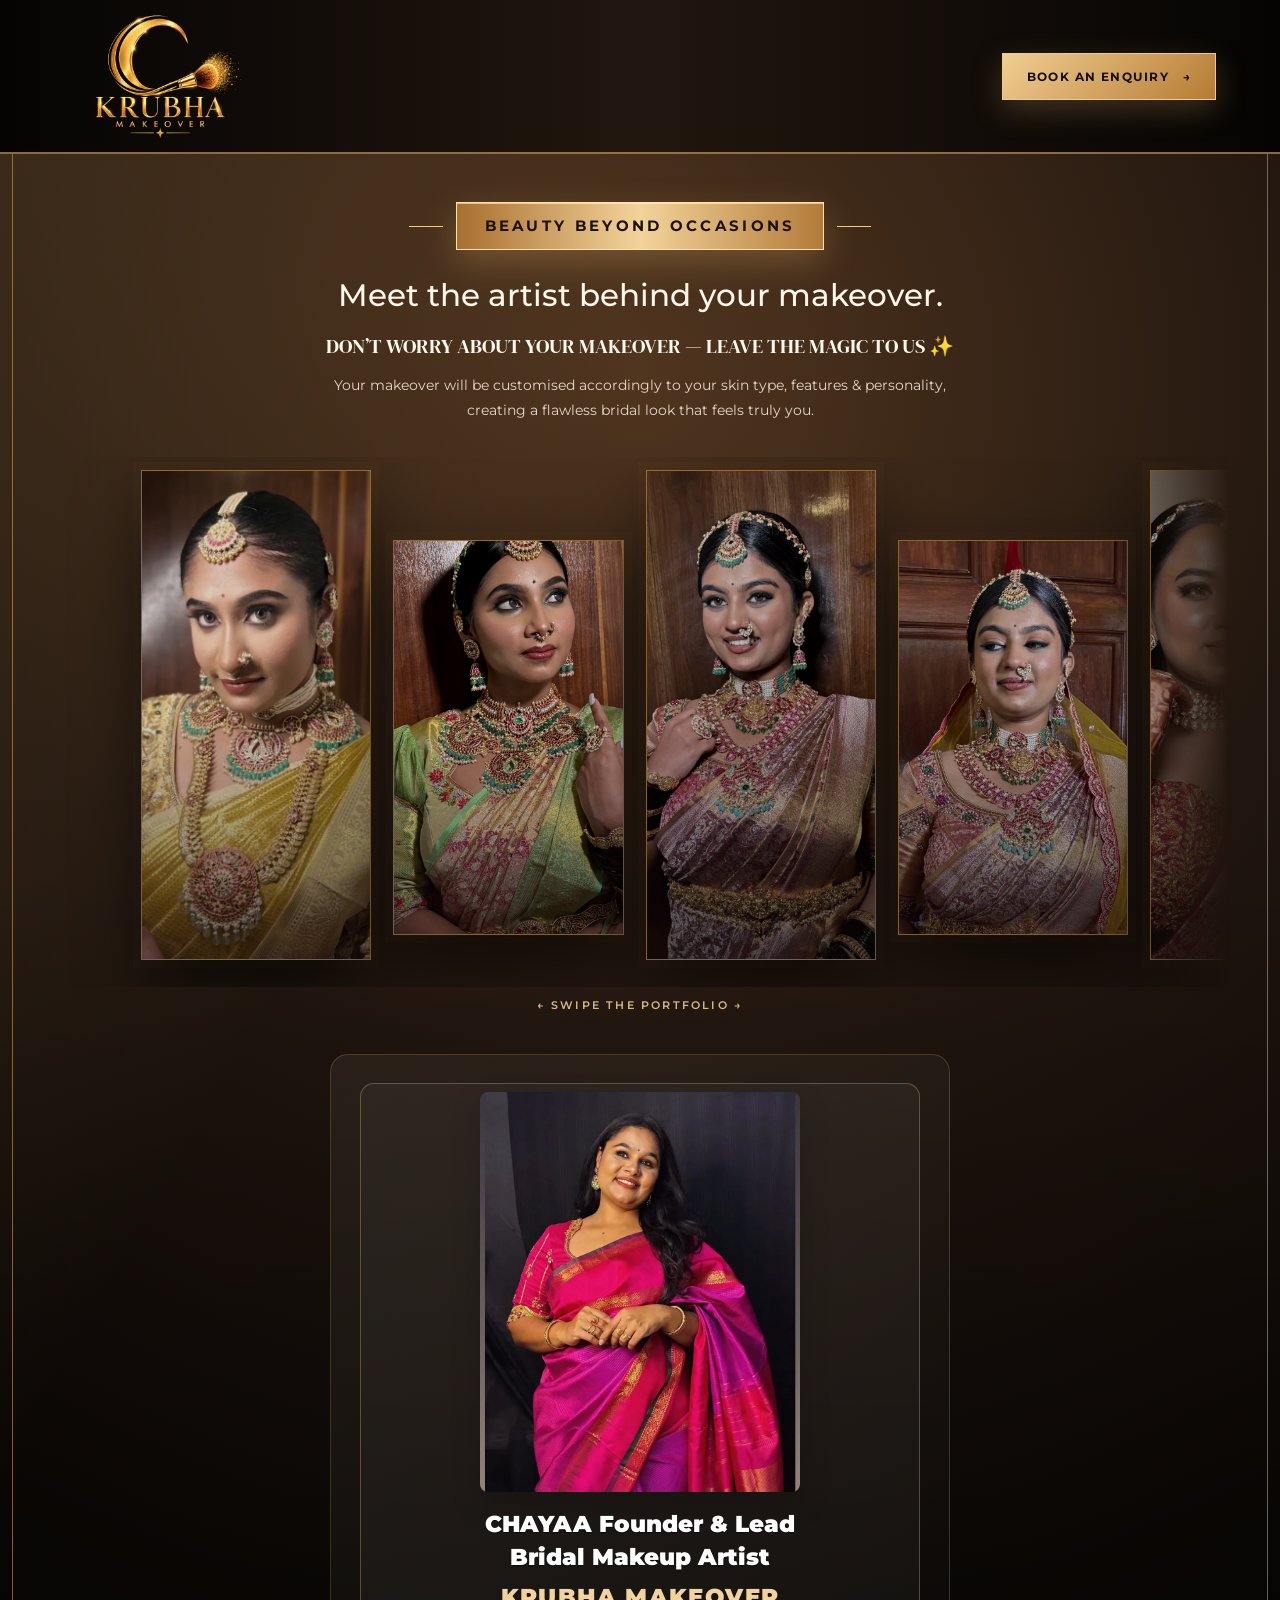
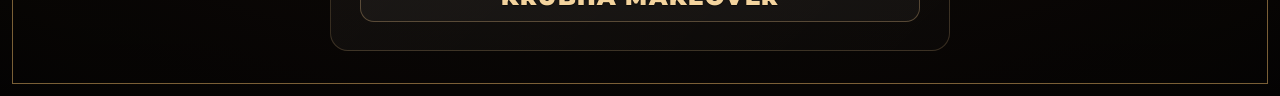
<file: index.html>
<!DOCTYPE html>

<html lang="en"><head><meta charset="utf-8"/><meta content="width=device-width,initial-scale=1" name="viewport"/><meta content="#090706" name="theme-color"/><title>Chayaa Krubha Makeover | Makeup Artist</title><link href="https://fonts.googleapis.com" rel="preconnect"/><link crossorigin="" href="https://fonts.gstatic.com" rel="preconnect"/><link href="https://fonts.googleapis.com/css2?family=DM+Serif+Display:ital@0;1&amp;family=Montserrat:wght@400;500;600;700;800;900&amp;display=swap" rel="stylesheet"/><link href="style.css" rel="stylesheet"/></head>
<body class="home">
<section class="hero">
<header class="nav"><a class="logo-link" href="index.html"><img alt="Chayaa Krubha Makeover" src="assets/krubha-logo.webp"/></a><a class="top-enquire" href="booking.html">BOOK AN ENQUIRY <i>→</i></a></header>
<main class="hero-grid">
<div class="eyebrow">BEAUTY BEYOND OCCASIONS</div>
<div class="hero-copy top-artist-copy"><h1>Meet the artist behind your makeover.</h1><h2>DON’T WORRY ABOUT YOUR MAKEOVER — LEAVE THE MAGIC TO US ✨</h2><p class="makeover-message">Your makeover will be customised accordingly to your skin type, features &amp; personality, creating a flawless bridal look that feels truly you.</p></div>
<div aria-label="Swipeable Chayaa Krubha Makeover portfolio" class="photo-section"><figure class="photo-card tall"><img alt="Krubha portfolio photo 1" data-zoom="" loading="lazy" src="assets/new-portfolio-01.webp" style="object-position:50% 25%;"/></figure><figure class="photo-card"><img alt="Krubha portfolio photo 2" data-zoom="" loading="lazy" src="assets/new-portfolio-02.webp" style="object-position:50% 25%;"/></figure><figure class="photo-card tall"><img alt="Krubha portfolio photo 3" data-zoom="" loading="lazy" src="assets/new-portfolio-03.webp" style="object-position:50% 25%;"/></figure><figure class="photo-card"><img alt="Krubha portfolio photo 4" data-zoom="" loading="lazy" src="assets/new-portfolio-04.webp" style="object-position:50% 25%;"/></figure><figure class="photo-card tall"><img alt="Krubha portfolio photo 5" data-zoom="" loading="lazy" src="assets/new-portfolio-05.webp" style="object-position:50% 18%;"/></figure><figure class="photo-card"><img alt="Krubha portfolio photo 6" data-zoom="" loading="lazy" src="assets/new-portfolio-06.webp" style="object-position:50% 18%;"/></figure><figure class="photo-card tall"><img alt="Krubha portfolio photo 7" data-zoom="" loading="lazy" src="assets/new-portfolio-07.webp" style="object-position:50% 25%;"/></figure><figure class="photo-card"><img alt="Krubha portfolio photo 8" data-zoom="" loading="lazy" src="assets/new-portfolio-08.webp" style="object-position:50% 25%;"/></figure><figure class="photo-card tall"><img alt="Krubha portfolio photo 9" data-zoom="" loading="lazy" src="assets/new-portfolio-09.webp" style="object-position:50% 18%;"/></figure><figure class="photo-card"><img alt="Krubha portfolio photo 10" data-zoom="" loading="lazy" src="assets/new-portfolio-10.webp" style="object-position:50% 18%;"/></figure><figure class="photo-card tall"><img alt="Krubha portfolio photo 11" data-zoom="" loading="lazy" src="assets/new-portfolio-11.webp" style="object-position:50% 25%;"/></figure><figure class="photo-card"><img alt="Krubha portfolio photo 12" data-zoom="" loading="lazy" src="assets/new-portfolio-12.webp" style="object-position:50% 25%;"/></figure><figure class="photo-card tall"><img alt="Krubha portfolio photo 13" data-zoom="" loading="lazy" src="assets/new-portfolio-13.webp" style="object-position:50% 25%;"/></figure><figure class="photo-card"><img alt="Krubha portfolio photo 14" data-zoom="" loading="lazy" src="assets/new-portfolio-14.webp" style="object-position:50% 25%;"/></figure><figure class="photo-card tall"><img alt="Krubha portfolio photo 15" data-zoom="" loading="lazy" src="assets/new-portfolio-15.webp" style="object-position:50% 25%;"/></figure></div>
<p class="swipe-note">← SWIPE THE PORTFOLIO →</p>
<section aria-label="Founder" class="owner-introduction founder-final"><figure class="owner-portrait"><img alt="Chayaa Krubha Makeover artist portrait" data-zoom="" height="1600" loading="lazy" src="assets/owner-portrait.webp" width="900"/><figcaption><span class="founder-role">CHAYAA Founder &amp; Lead Bridal Makeup Artist</span><span class="founder-brand">KRUBHA MAKEOVER</span></figcaption></figure></section>
</main>
</section>
<script src="photo-zoom.js"></script></body></html>
</file>
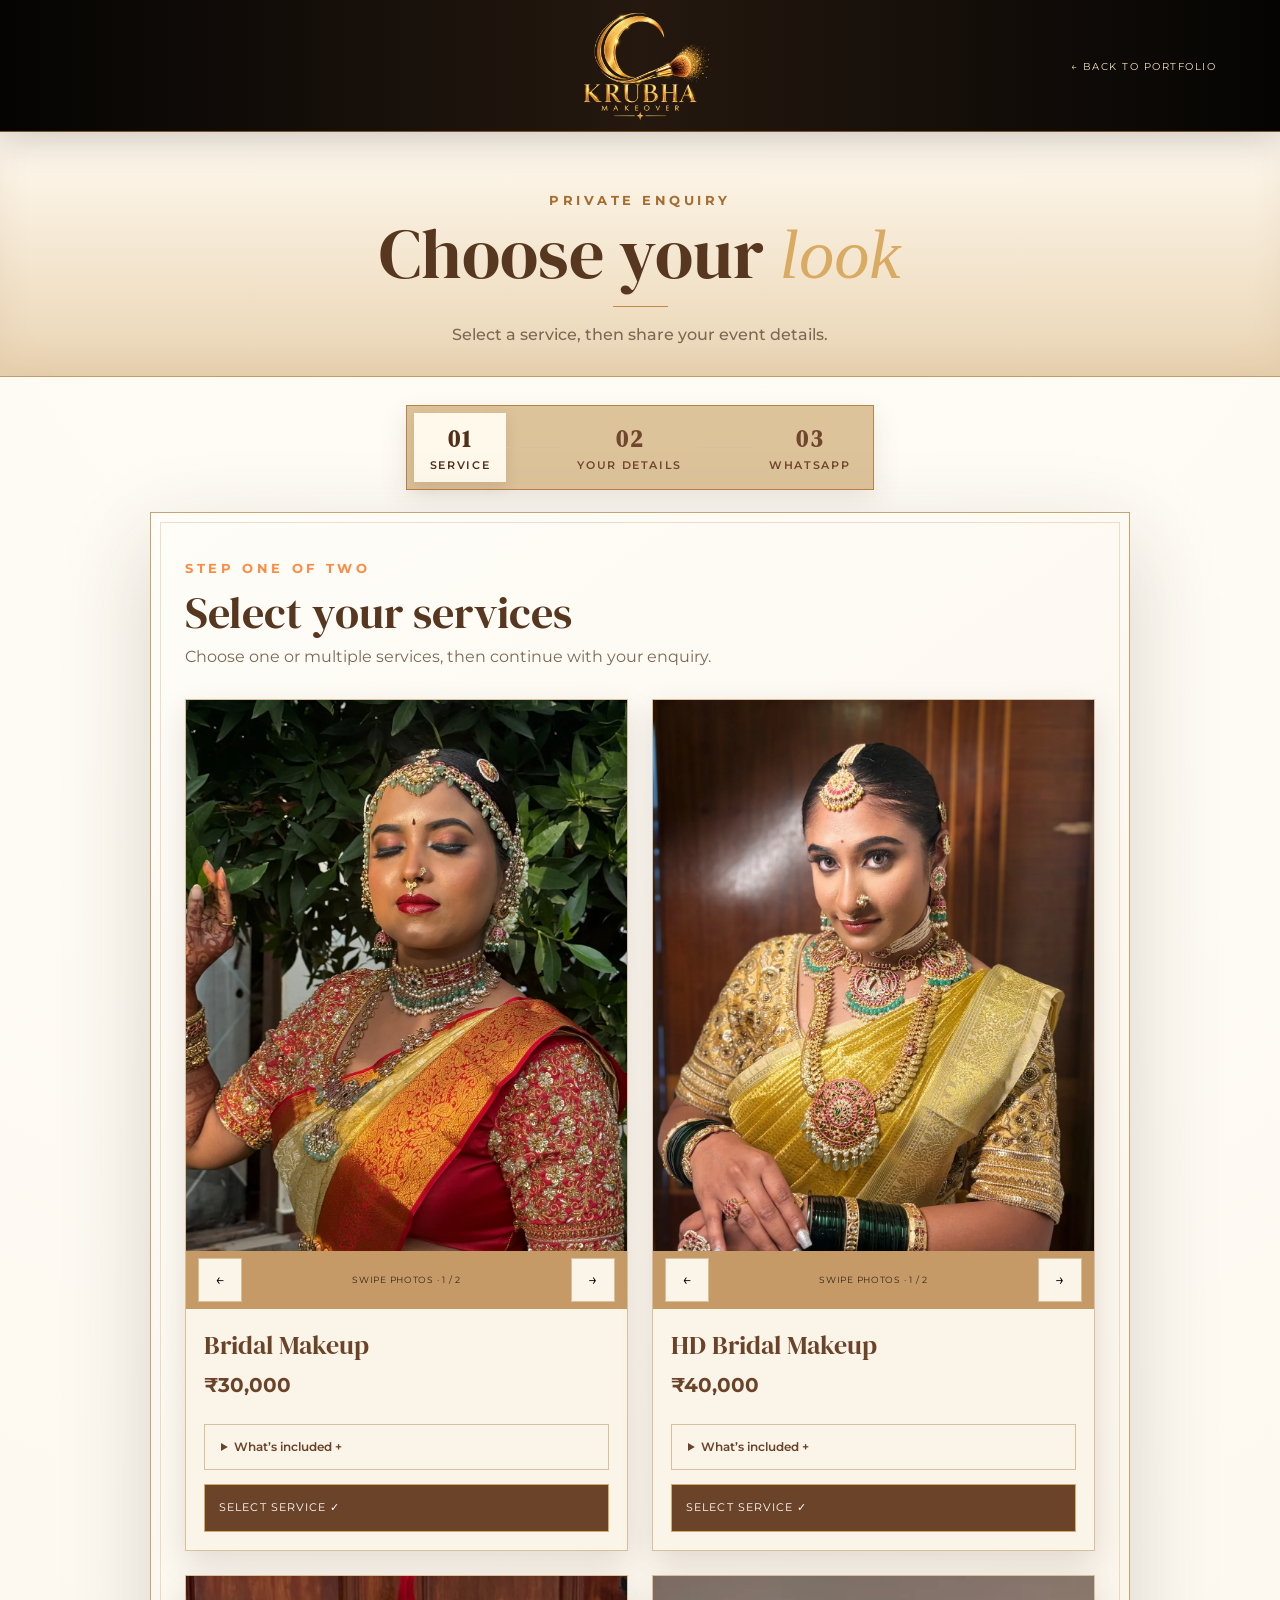
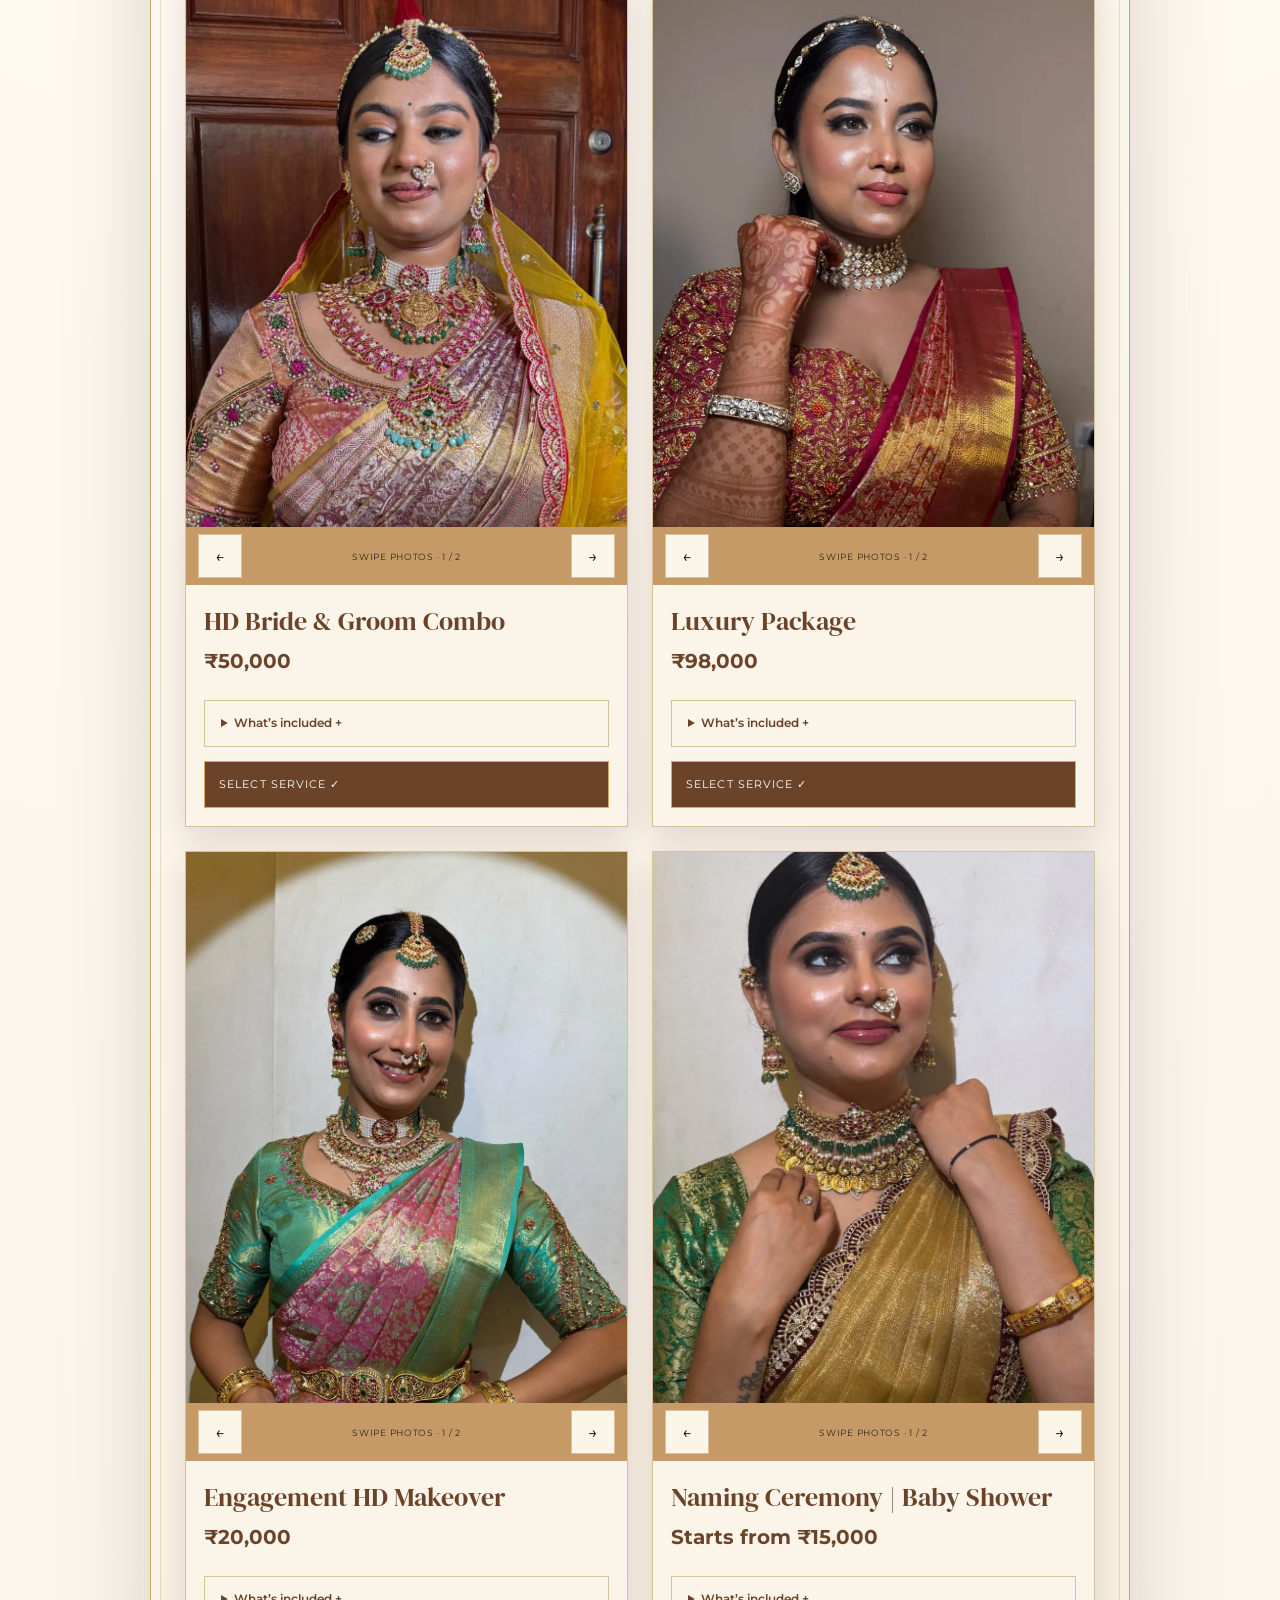
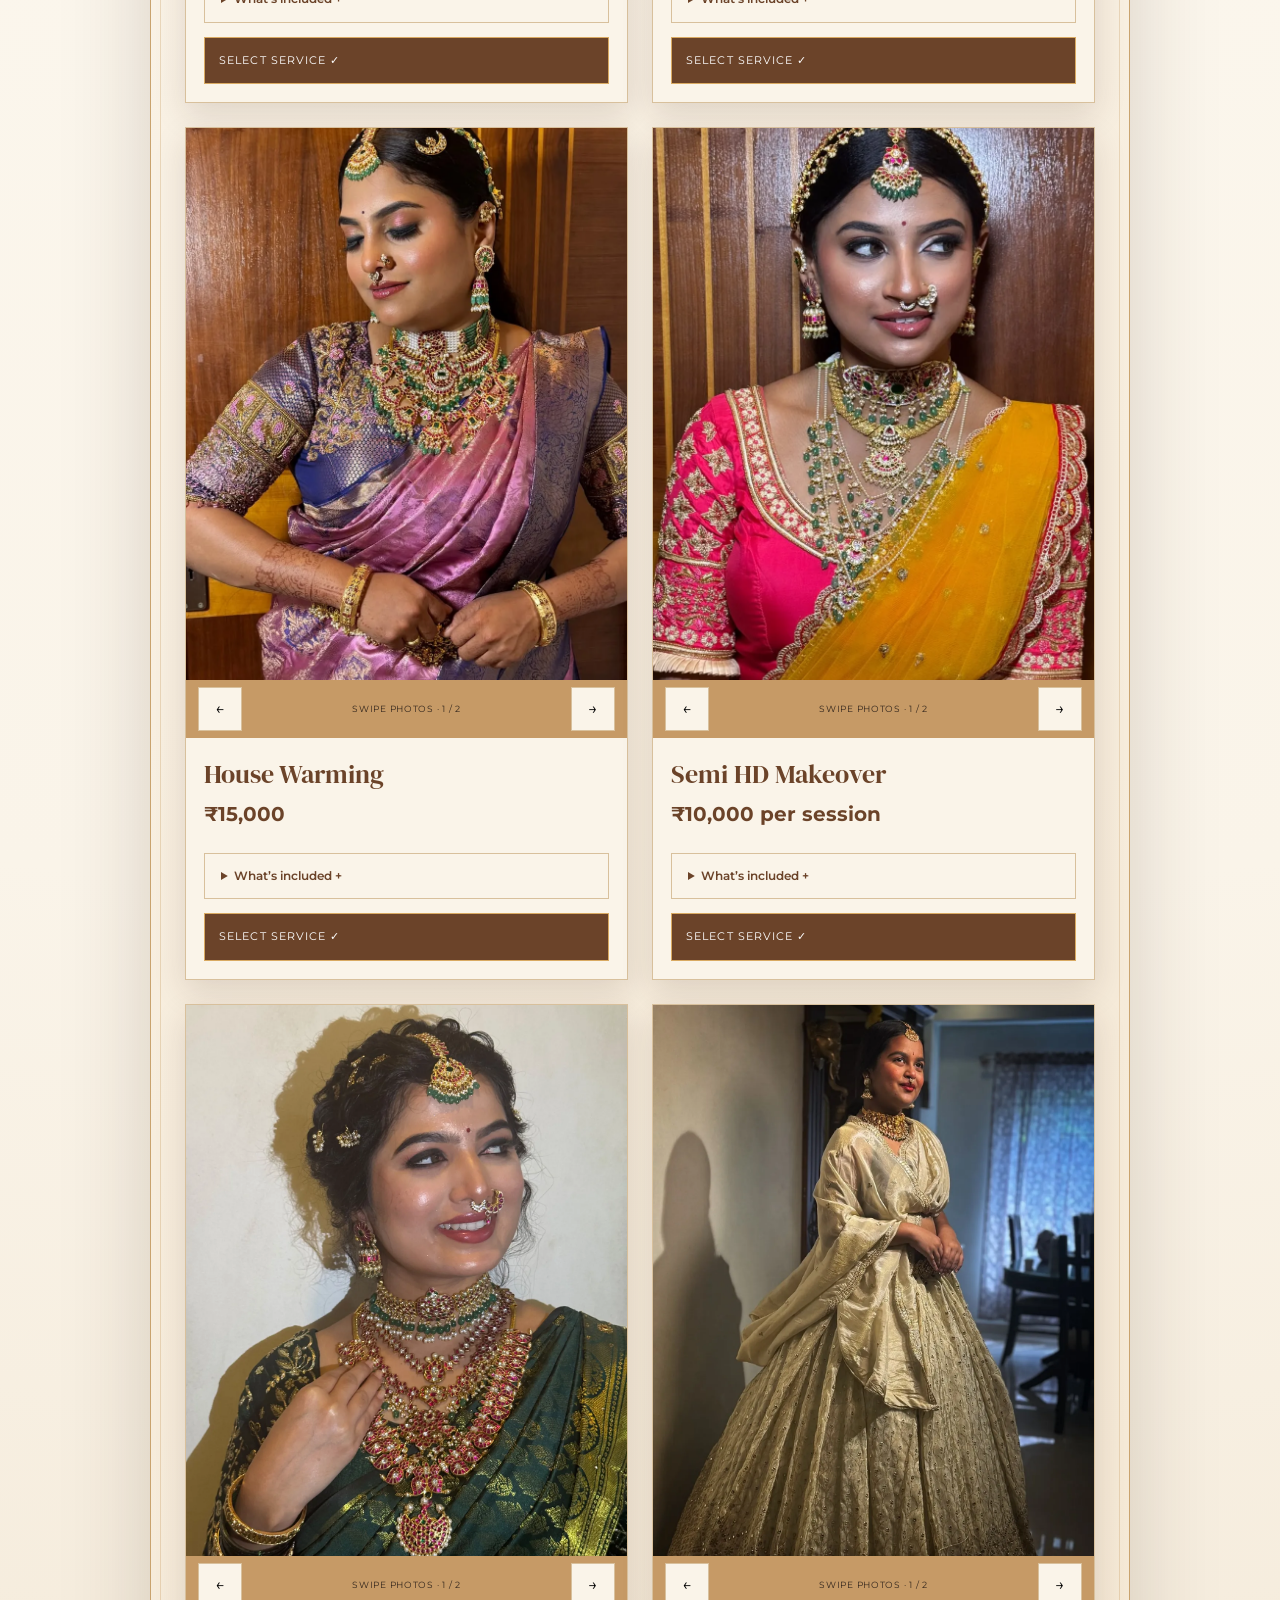
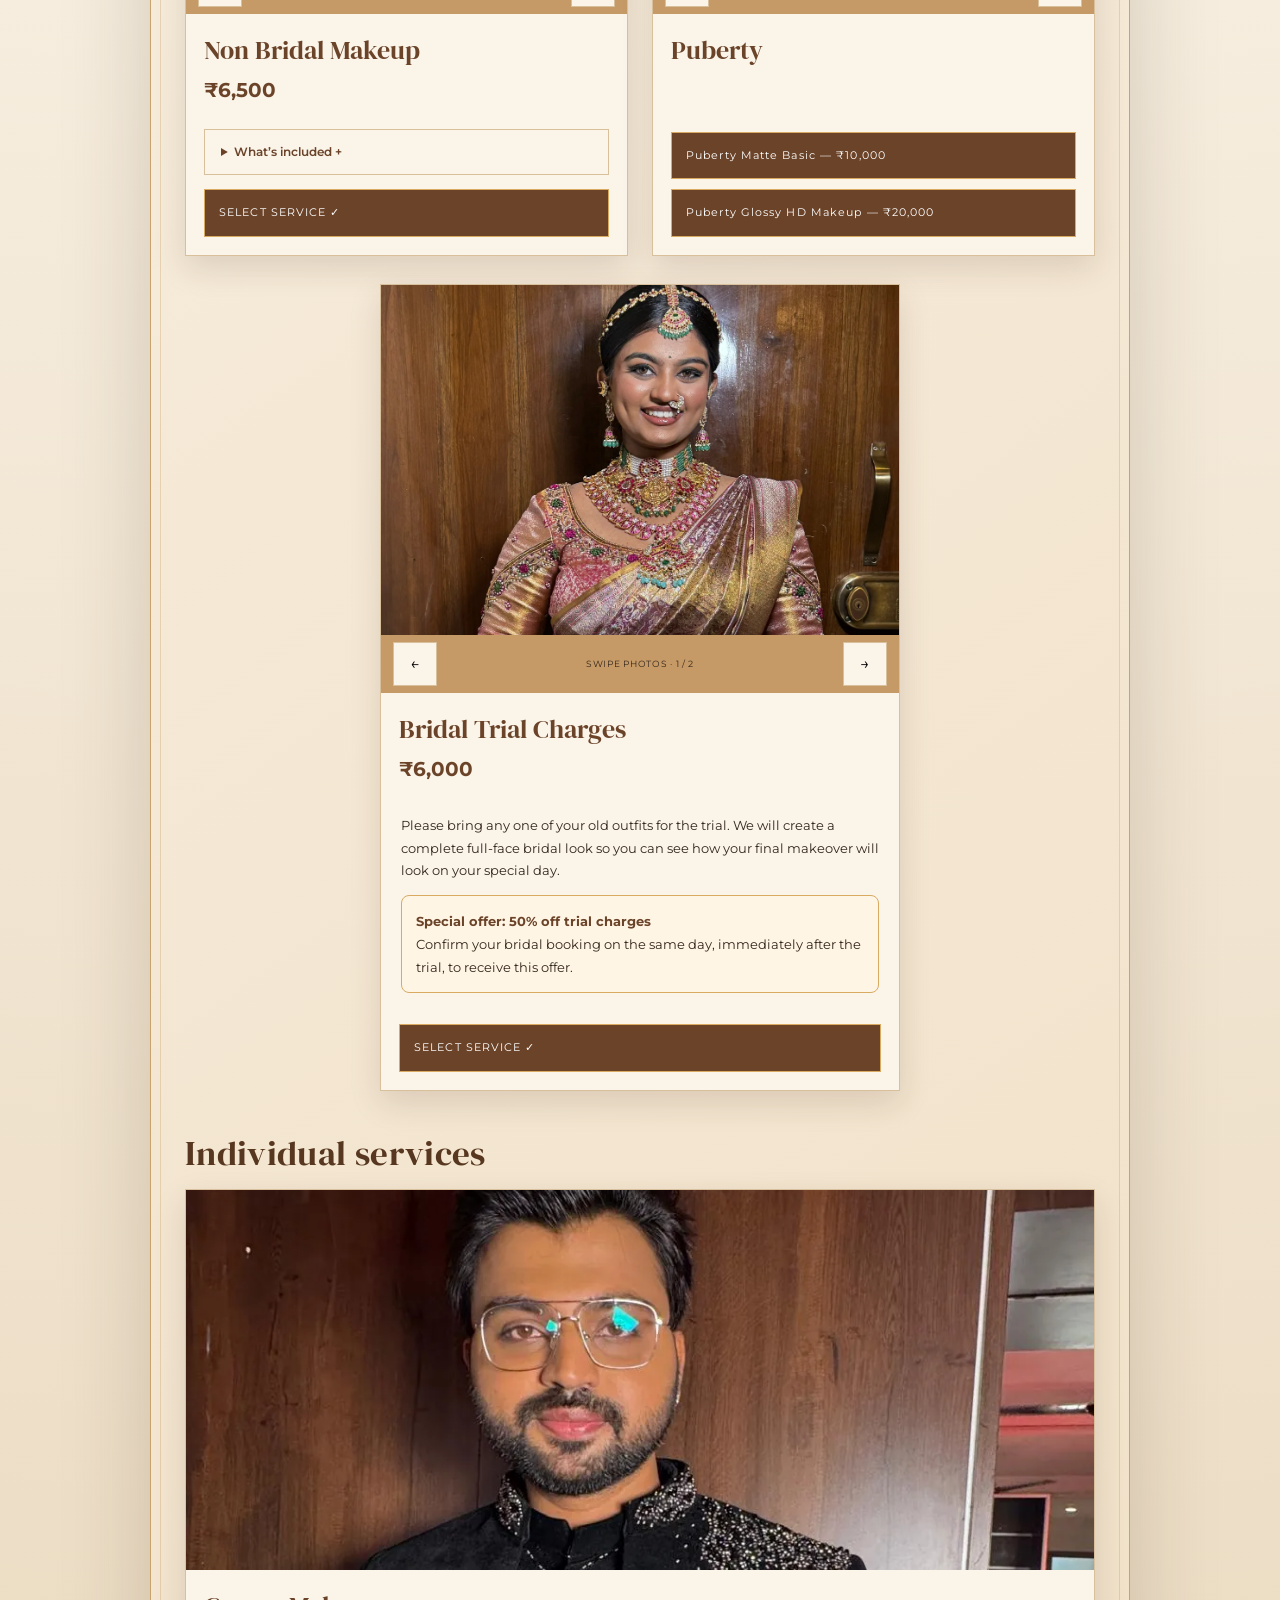
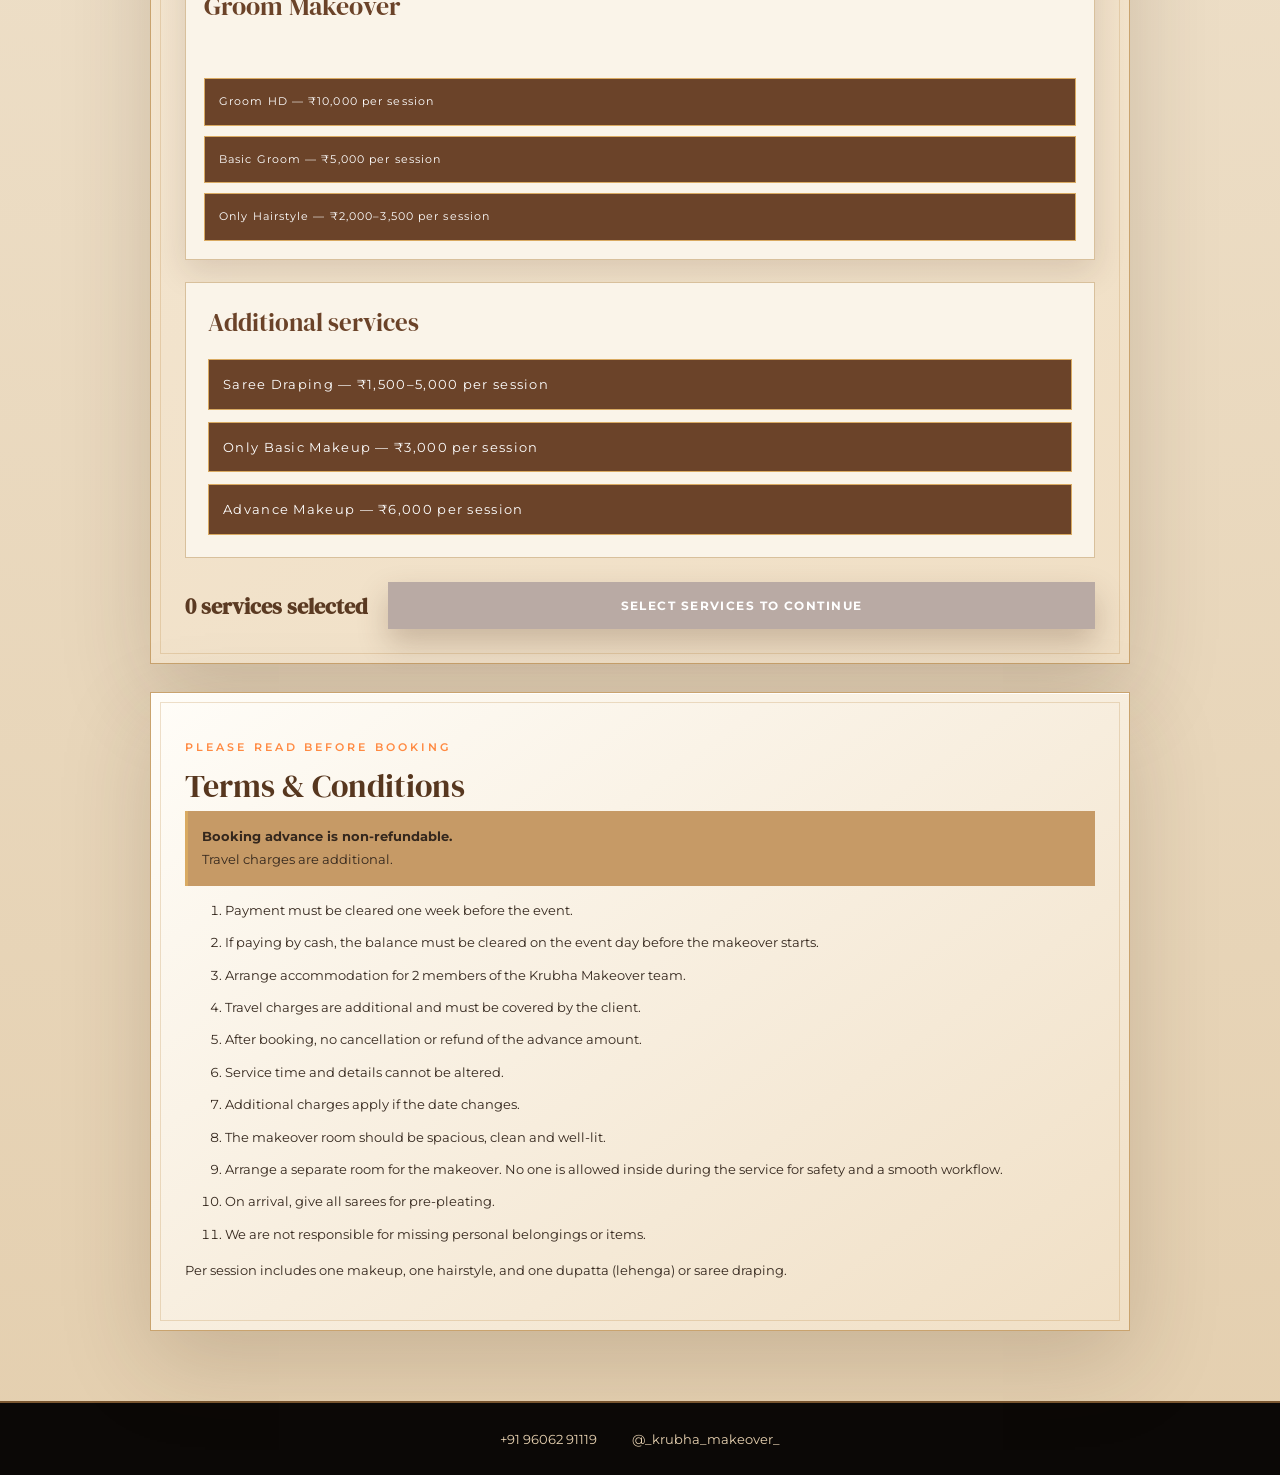
<file: booking.html>
<!DOCTYPE html>

<html lang="en"><head><meta charset="utf-8"/><meta content="width=device-width,initial-scale=1" name="viewport"/><meta content="#faf4e9" name="theme-color"/><title>Enquiry | Chayaa Krubha Makeover</title><link href="https://fonts.googleapis.com" rel="preconnect"/><link crossorigin="" href="https://fonts.gstatic.com" rel="preconnect"/><link href="https://fonts.googleapis.com/css2?family=DM+Serif+Display:ital@0;1&amp;family=Montserrat:wght@400;500;600;700&amp;display=swap" rel="stylesheet"/><link href="style.css" rel="stylesheet"/></head>
<body class="booking-body">
<header class="simple-nav"><a class="logo-link" href="index.html"><img alt="Chayaa Krubha Makeover" src="assets/krubha-logo.webp"/></a><a class="back" href="index.html">← BACK TO PORTFOLIO</a></header>
<section class="booking-intro"><p>PRIVATE ENQUIRY</p><h1>Choose your <em>look</em></h1><div></div><span>Select a service, then share your event details.</span></section>
<main class="booking-wrap">
<div class="steps"><button class="step active" data-target="servicesStep"><b>01</b>SERVICE</button><i></i><button class="step" data-target="detailsStep"><b>02</b>YOUR DETAILS</button><i></i><span class="step"><b>03</b>WHATSAPP</span></div>
<section class="card" id="servicesStep">
<p class="journey">STEP ONE OF TWO</p><h2>Select your services</h2><p class="sub">Choose one or multiple services, then continue with your enquiry.</p>
<div class="category"><div class="package-grid final-service-grid"><article class="package-entry swipe-entry"><div aria-label="Bridal Makeup photos" class="service-carousel" tabindex="0"><img alt="Bridal Makeup — selected red and gold saree portrait" data-zoom="" loading="lazy" src="assets/bridal-selected.webp"/><img alt="Bridal Makeup photo 2" data-zoom="" loading="lazy" src="assets/flow-bridal-makeup-2.webp"/></div><div class="carousel-controls"><button aria-label="Previous photo" data-slide="-1" type="button">←</button><span>SWIPE PHOTOS · 1 / 2</span><button aria-label="Next photo" data-slide="1" type="button">→</button></div><div class="service-card-copy"><h4>Bridal Makeup</h4><strong>₹30,000</strong></div><details class="package-inclusions"><summary>What’s included +</summary><ul><li>Reception + Muhurtham makeup</li><li>Hairstyle</li><li>Saree draping</li><li>Lens</li><li>Lashes</li><li>Handled by our team</li></ul></details><div class="service-variants"><button aria-pressed="false" class="service-select" data-service="Bridal Makeup — ₹30,000" type="button">SELECT SERVICE ✓</button></div></article><article class="package-entry swipe-entry"><div aria-label="HD Bridal Makeup photos" class="service-carousel" tabindex="0"><img alt="HD Bridal Makeup photo 1" data-zoom="" loading="lazy" src="assets/flow-hd-bridal-makeup-1.webp"/><img alt="HD Bridal Makeup photo 2" data-zoom="" loading="lazy" src="assets/flow-hd-bridal-makeup-2.webp"/></div><div class="carousel-controls"><button aria-label="Previous photo" data-slide="-1" type="button">←</button><span>SWIPE PHOTOS · 1 / 2</span><button aria-label="Next photo" data-slide="1" type="button">→</button></div><div class="service-card-copy"><h4>HD Bridal Makeup</h4><strong>₹40,000</strong></div><details class="package-inclusions"><summary>What’s included +</summary><ul><li>Reception + Muhurtham makeup</li><li>Hairstyle</li><li>Saree draping</li><li>Lens</li><li>Lashes</li><li>One-time complimentary jewellery</li></ul></details><div class="service-variants"><button aria-pressed="false" class="service-select" data-service="HD Bridal Makeup — ₹40,000" type="button">SELECT SERVICE ✓</button></div></article><article class="package-entry swipe-entry"><div aria-label="HD Bride &amp; Groom Combo photos" class="service-carousel" tabindex="0"><img alt="HD Bride &amp; Groom Combo photo 1" data-zoom="" loading="lazy" src="assets/combo-50k-updated.webp"/><img alt="HD Bride &amp; Groom Combo photo 2" data-zoom="" loading="lazy" src="assets/new-trial-4.webp"/></div><div class="carousel-controls"><button aria-label="Previous photo" data-slide="-1" type="button">←</button><span>SWIPE PHOTOS · 1 / 2</span><button aria-label="Next photo" data-slide="1" type="button">→</button></div><div class="service-card-copy"><h4>HD Bride &amp; Groom Combo</h4><strong>₹50,000</strong></div><details class="package-inclusions"><summary>What’s included +</summary><ul><li>Makeup</li><li>Hairstyle</li><li>Saree draping</li><li>Lens</li><li>Lashes</li><li>One-time complimentary jewellery</li></ul></details><div class="service-variants"><button aria-pressed="false" class="service-select" data-service="HD Bride &amp; Groom Combo — ₹50,000" type="button">SELECT SERVICE ✓</button></div></article><article class="package-entry swipe-entry"><div aria-label="Luxury Package photos" class="service-carousel" tabindex="0"><img alt="Luxury bridal makeover — green and gold saree portrait" data-zoom="" loading="lazy" src="assets/luxury-updated-1.webp" style="object-position:50% 18%"/><img alt="Luxury Package photo 2" data-zoom="" loading="lazy" src="assets/luxury-updated-2.webp"/></div><div class="carousel-controls"><button aria-label="Previous photo" data-slide="-1" type="button">←</button><span>SWIPE PHOTOS · 1 / 2</span><button aria-label="Next photo" data-slide="1" type="button">→</button></div><div class="service-card-copy"><h4>Luxury Package</h4><strong>₹98,000</strong></div><details class="package-inclusions"><summary>What’s included +</summary><ul><li>Long-lasting waterproof bridal makeup for Reception &amp; Muhurtham</li><li>Groom makeup</li><li>2 non-bridal makeovers</li></ul></details><div class="service-variants"><button aria-pressed="false" class="service-select" data-service="Luxury Package — ₹98,000" type="button">SELECT SERVICE ✓</button></div></article><article class="package-entry swipe-entry engagement-zoom"><div aria-label="Engagement HD Makeover photos" class="service-carousel" tabindex="0"><div class="service-photo-slide"><img alt="Engagement HD Makeover photo 1" data-zoom="" loading="lazy" src="assets/flow-engagement-hd-makeover-1.webp"/></div><div class="service-photo-slide"><img alt="Engagement HD Makeover photo 2" data-zoom="" loading="lazy" src="assets/flow-engagement-hd-makeover-2.webp"/></div></div><div class="carousel-controls"><button aria-label="Previous photo" data-slide="-1" type="button">←</button><span>SWIPE PHOTOS · 1 / 2</span><button aria-label="Next photo" data-slide="1" type="button">→</button></div><div class="service-card-copy"><h4>Engagement HD Makeover</h4><strong>₹20,000</strong></div><details class="package-inclusions"><summary>What’s included +</summary><ul><li>HD makeup</li><li>Hairstyle</li><li>Saree draping</li><li>Lens</li><li>Lashes</li><li>Complimentary jewellery</li><li>1 extra saree draping</li></ul></details><div class="service-variants"><button aria-pressed="false" class="service-select" data-service="Engagement HD Makeover — ₹20,000" type="button">SELECT SERVICE ✓</button></div></article><article class="package-entry swipe-entry"><div aria-label="Naming Ceremony | Baby Shower photos" class="service-carousel" tabindex="0"><img alt="Naming Ceremony and Baby Shower makeover portrait" data-zoom="" loading="lazy" src="assets/naming-ceremony-updated-1.webp"/><img alt="Naming Ceremony | Baby Shower photo 2" data-zoom="" loading="lazy" src="assets/naming-ceremony-updated-2.webp"/></div><div class="carousel-controls"><button aria-label="Previous photo" data-slide="-1" type="button">←</button><span>SWIPE PHOTOS · 1 / 2</span><button aria-label="Next photo" data-slide="1" type="button">→</button></div><div class="service-card-copy"><h4>Naming Ceremony | Baby Shower</h4><strong>Starts from ₹15,000</strong></div><details class="package-inclusions"><summary>What’s included +</summary><ul><li>Makeup</li><li>Hairstyle</li><li>Saree draping</li><li>Lens</li><li>Lashes</li></ul></details><div class="service-variants"><button aria-pressed="false" class="service-select" data-service="Naming Ceremony | Baby Shower — Starts from ₹15,000" type="button">SELECT SERVICE ✓</button></div></article><article class="package-entry swipe-entry"><div aria-label="House Warming photos" class="service-carousel" tabindex="0"><img alt="House Warming photo 1" data-zoom="" loading="lazy" src="assets/flow-house-warming-1.webp"/><img alt="House Warming photo 2" data-zoom="" loading="lazy" src="assets/flow-house-warming-2.webp"/></div><div class="carousel-controls"><button aria-label="Previous photo" data-slide="-1" type="button">←</button><span>SWIPE PHOTOS · 1 / 2</span><button aria-label="Next photo" data-slide="1" type="button">→</button></div><div class="service-card-copy"><h4>House Warming</h4><strong>₹15,000</strong></div><details class="package-inclusions"><summary>What’s included +</summary><ul><li>HD makeup</li><li>Hairstyle</li><li>Saree draping</li><li>Lens</li><li>Lashes</li></ul></details><div class="service-variants"><button aria-pressed="false" class="service-select" data-service="House Warming — ₹15,000" type="button">SELECT SERVICE ✓</button></div></article><article class="package-entry swipe-entry"><div aria-label="Semi HD Makeover photos" class="service-carousel" tabindex="0"><img alt="Semi HD Makeover photo 1" data-zoom="" loading="lazy" src="assets/flow-semi-hd-makeover-1.webp"/><img alt="Semi HD Makeover photo 2" data-zoom="" loading="lazy" src="assets/flow-semi-hd-makeover-2.webp"/></div><div class="carousel-controls"><button aria-label="Previous photo" data-slide="-1" type="button">←</button><span>SWIPE PHOTOS · 1 / 2</span><button aria-label="Next photo" data-slide="1" type="button">→</button></div><div class="service-card-copy"><h4>Semi HD Makeover</h4><strong>₹10,000 per session</strong></div><details class="package-inclusions"><summary>What’s included +</summary><ul><li>Makeup</li><li>Hairstyle</li><li>Saree draping</li><li>Lens</li></ul></details><div class="service-variants"><button aria-pressed="false" class="service-select" data-service="Semi HD Makeover — ₹10,000 per session" type="button">SELECT SERVICE ✓</button></div></article><article class="package-entry swipe-entry"><div aria-label="Non Bridal Makeup photos" class="service-carousel" tabindex="0"><img alt="Non Bridal Makeup photo 1" data-zoom="" loading="lazy" src="assets/flow-non-bridal-makeup-1.webp"/><img alt="Non Bridal Makeup photo 2" data-zoom="" loading="lazy" src="assets/flow-non-bridal-makeup-2.webp"/></div><div class="carousel-controls"><button aria-label="Previous photo" data-slide="-1" type="button">←</button><span>SWIPE PHOTOS · 1 / 2</span><button aria-label="Next photo" data-slide="1" type="button">→</button></div><div class="service-card-copy"><h4>Non Bridal Makeup</h4><strong>₹6,500</strong></div><details class="package-inclusions"><summary>What’s included +</summary><ul><li>Makeup</li><li>Hairstyle</li><li>Saree draping</li><li>Minimum 2 bookings, ₹6,500 each</li><li>Handled by our team</li></ul></details><div class="service-variants"><button aria-pressed="false" class="service-select" data-service="Non Bridal Makeup — ₹6,500" type="button">SELECT SERVICE ✓</button></div></article><article class="package-entry swipe-entry"><div aria-label="Puberty photos" class="service-carousel" tabindex="0"><img alt="Puberty photo 1" data-zoom="" loading="lazy" src="assets/flow-puberty-1.webp"/><img alt="Puberty photo 2" data-zoom="" loading="lazy" src="assets/flow-puberty-2.webp"/></div><div class="carousel-controls"><button aria-label="Previous photo" data-slide="-1" type="button">←</button><span>SWIPE PHOTOS · 1 / 2</span><button aria-label="Next photo" data-slide="1" type="button">→</button></div><div class="service-card-copy"><h4>Puberty</h4></div><div class="service-variants"><button aria-pressed="false" class="service-select" data-label="Puberty Matte Basic — ₹10,000" data-service="Puberty Matte Basic — ₹10,000" type="button">Puberty Matte Basic — ₹10,000</button><button aria-pressed="false" class="service-select" data-label="Puberty Glossy HD Makeup — ₹20,000" data-service="Puberty Glossy HD Makeup — ₹20,000" type="button">Puberty Glossy HD Makeup — ₹20,000</button></div></article></div></div><div class="category bridal-trial-category"><article class="package-entry swipe-entry bridal-trial-card"><div aria-label="Bridal Trial Makeup photos" class="service-carousel" tabindex="0"><img alt="Bridal trial makeup look 1" data-zoom="" loading="lazy" src="assets/flow-bridal-makeup-2.webp" style="object-position:50% 18%"/><img alt="Bridal trial makeup look 2" data-zoom="" loading="lazy" src="assets/flow-hd-bridal-makeup-1.webp" style="object-position:50% 18%"/></div><div class="carousel-controls"><button aria-label="Previous photo" data-slide="-1" type="button">←</button><span>SWIPE PHOTOS · 1 / 2</span><button aria-label="Next photo" data-slide="1" type="button">→</button></div><div class="service-card-copy"><h4>Bridal Trial Charges</h4><strong>₹6,000</strong></div><div class="trial-description"><p>Please bring any one of your old outfits for the trial. We will create a complete full-face bridal look so you can see how your final makeover will look on your special day.</p><p class="trial-offer"><strong>Special offer: 50% off trial charges</strong><br/>Confirm your bridal booking on the same day, immediately after the trial, to receive this offer.</p></div><div class="service-variants"><button aria-pressed="false" class="service-select" data-service="Bridal Trial Makeup — ₹6,000" type="button">SELECT SERVICE ✓</button></div></article></div><div class="category final-individual-services"><h3>Individual services</h3><div class="last-service-layout"><article class="package-entry swipe-entry"><div aria-label="Groom Makeover photos" class="service-carousel" tabindex="0"><img alt="Groom Makeover photo 1" data-zoom="" loading="lazy" src="assets/flow-groom-makeover-1.webp"/></div><div class="service-card-copy"><h4>Groom Makeover</h4></div><div class="service-variants"><button aria-pressed="false" class="service-select" data-label="Groom HD — ₹10,000 per session" data-service="Groom HD — ₹10,000 per session" type="button">Groom HD — ₹10,000 per session</button><button aria-pressed="false" class="service-select" data-label="Basic Groom — ₹5,000 per session" data-service="Basic Groom — ₹5,000 per session" type="button">Basic Groom — ₹5,000 per session</button><button aria-pressed="false" class="service-select" data-label="Only Hairstyle — ₹2,000–3,500 per session" data-service="Only Hairstyle — ₹2,000–3,500 per session" type="button">Only Hairstyle — ₹2,000–3,500 per session</button></div></article><div class="plain-service-options"><h4>Additional services</h4><button aria-pressed="false" class="service-select" data-label="Saree Draping — ₹1,500–5,000 per session" data-service="Saree Draping — ₹1,500–5,000 per session" type="button">Saree Draping — ₹1,500–5,000 per session</button><button aria-pressed="false" class="service-select" data-label="Only Basic Makeup — ₹3,000 per session" data-service="Only Basic Makeup — ₹3,000 per session" type="button">Only Basic Makeup — ₹3,000 per session</button><button aria-pressed="false" class="service-select" data-label="Advance Makeup — ₹6,000 per session" data-service="Advance Makeup — ₹6,000 per session" type="button">Advance Makeup — ₹6,000 per session</button></div></div></div><div class="selection-bar"><span id="selectionCount">0 services selected</span><button class="primary" disabled="" id="continueBtn">SELECT SERVICES TO CONTINUE</button></div>
</section>
<section class="card hidden" id="detailsStep">
<p class="journey">STEP TWO OF TWO</p><h2>Your event details</h2><p class="sub">Your enquiry will open directly in WhatsApp. No payment is collected here.</p>
<div class="selected-service"><span>SELECTED SERVICES</span><b id="selectedText"></b><button id="changeService">Change</button></div>
<form id="enquiryForm">
<label>Full Name<input id="name" placeholder="Your name" required=""/></label><label>Phone Number<input id="phone" inputmode="tel" placeholder="Your contact number" required="" type="tel"/></label>
<label>Event Date<input id="date" required="" type="date"/></label><label>Event Time<input id="time" type="time"/></label>
<label>Event Type<select id="eventType" required=""><option value="">Select event</option><option>Wedding / Muhurtham</option><option>Reception</option><option>Engagement</option><option>Party / Occasion</option><option>Makeup Trial</option><option>Other</option><option>Baby Shower</option><option>House Warming</option><option>Naming Ceremony</option></select></label><label>Location<input id="location" placeholder="Venue / city" required=""/></label>
<label>Enquiry Type<select id="enquiryType"><option>Makeup service</option><option>Bridal trial</option><option>Other</option></select></label><label class="full">Message<textarea id="message" placeholder="Preferred look, number of people, or anything else..." rows="4"></textarea></label>
<div class="form-actions"><button class="secondary" id="backBtn" type="button">← BACK</button><button class="primary" type="submit">SEND ENQUIRY ON WHATSAPP ↗</button></div>
</form>
</section>
<section aria-labelledby="termsHeading" class="card krubha-terms"><p class="eyebrow">PLEASE READ BEFORE BOOKING</p><h2 id="termsHeading">Terms &amp; Conditions</h2><div class="advance-notice"><strong>Booking advance is non-refundable.</strong><span>Travel charges are additional.</span></div><ol><li>Payment must be cleared one week before the event.</li><li>If paying by cash, the balance must be cleared on the event day before the makeover starts.</li><li>Arrange accommodation for 2 members of the Krubha Makeover team.</li><li>Travel charges are additional and must be covered by the client.</li><li>After booking, no cancellation or refund of the advance amount.</li><li>Service time and details cannot be altered.</li><li>Additional charges apply if the date changes.</li><li>The makeover room should be spacious, clean and well-lit.</li><li>Arrange a separate room for the makeover. No one is allowed inside during the service for safety and a smooth workflow.</li><li>On arrival, give all sarees for pre-pleating.</li><li>We are not responsible for missing personal belongings or items.</li></ol><p>Per session includes one makeup, one hairstyle, and one dupatta (lehenga) or saree draping.</p></section></main>
<footer class="booking-footer"><a href="tel:+919606291119">+91 96062 91119</a><a href="https://www.instagram.com/_krubha_makeover_/" rel="noopener" target="_blank">@_krubha_makeover_</a></footer>
<script src="booking.js"></script><script src="photo-zoom.js"></script><script src="service-carousel.js"></script></body></html>
</file>
<file: style.css>
:root{--wine:#4a202b;--dark:#2b151b;--gold:#d0ab79;--ivory:#fbf6ef;--cream:#f4ece3;--ink:#3c2925;--muted:#816d63;--line:#dfcec0}*{box-sizing:border-box}html{scroll-behavior:smooth}body{margin:0;font-family:Manrope,sans-serif;color:var(--ink);background:var(--ivory)}a{text-decoration:none;color:inherit}button,input,select,textarea{font:inherit}.hero{min-height:100vh;background:var(--dark);color:#fff;position:relative;overflow:hidden}.hero:after{content:"";position:absolute;inset:12px;border:1px solid rgba(208,171,121,.34);pointer-events:none}.nav{height:104px;padding:16px 6vw;display:flex;align-items:center;justify-content:space-between;position:relative;z-index:3}.brand{display:inline-flex;flex-direction:column;align-items:center;min-width:220px;color:#fff}.brand span{font:400 45px/.75 'Mrs Saint Delafield',cursive;white-space:nowrap}.brand b{font:500 9px Manrope,sans-serif;letter-spacing:.55em;margin:11px 0 0 .55em;color:var(--gold)}.brand.dark{color:var(--wine)}.top-enquire,.book-btn{border:1px solid rgba(208,171,121,.75);padding:13px 20px;font-size:11px;letter-spacing:.14em}.top-enquire i{color:var(--gold);margin-left:9px}.hero-grid{width:min(1280px,92vw);margin:auto;padding:35px 0 90px;text-align:center;position:relative;z-index:2}.eyebrow,.journey{font-size:11px;letter-spacing:.28em;color:var(--gold);font-weight:600}.hero-copy h1{font:500 clamp(28px,3vw,44px)/1.25 'Cormorant Garamond',serif;max-width:720px;margin:25px auto 35px}.photo-section{height:470px;display:flex;align-items:center;gap:12px;overflow-x:auto;scroll-snap-type:x mandatory;scrollbar-width:none;padding:18px 4vw}.photo-section::-webkit-scrollbar{display:none}.photo-card{margin:0;flex:0 0 clamp(150px,15vw,225px);height:340px;overflow:hidden;scroll-snap-align:center;box-shadow:0 18px 45px rgba(0,0,0,.35);transition:.3s}.photo-card.tall{height:430px}.photo-card img{width:100%;height:100%;object-fit:cover}.photo-card:hover{transform:translateY(-6px)}.swipe-note{font-size:9px;letter-spacing:.23em;color:#9e858b;margin:11px 0 22px}.after-gallery h2{font:500 clamp(27px,3vw,42px)/1.1 'Cormorant Garamond',serif;max-width:650px;margin:0 auto 28px}.book-btn{display:inline-block;color:white}.book-btn:hover,.top-enquire:hover{background:var(--gold);color:var(--dark)}.instagram-link{position:absolute;left:4vw;bottom:32px;z-index:3;font-size:11px;letter-spacing:.1em;color:#c7b3b8}.home>footer{text-align:center;background:var(--dark);color:#88757a;padding:22px;font-size:9px;letter-spacing:.13em}
.booking-body{min-height:100vh}.simple-nav{height:90px;background:#fffdf9;border-bottom:1px solid var(--line);display:flex;align-items:center;justify-content:space-between;padding:8px 5vw;position:sticky;top:0;z-index:5}.simple-nav .brand{align-items:flex-start;min-width:190px}.simple-nav .brand span{font-size:38px}.back{font-size:10px;letter-spacing:.15em;color:var(--wine)}.booking-intro{text-align:center;padding:47px 20px 32px}.booking-intro>p{font-size:11px;letter-spacing:.27em;color:var(--gold);font-weight:600}.booking-intro h1{font:600 clamp(42px,5vw,66px)/.95 'Cormorant Garamond',serif;color:var(--wine);margin:13px 0}.booking-intro h1 em{font-family:'Mrs Saint Delafield',cursive;color:var(--gold);font-size:1.3em;font-weight:400}.booking-intro>div{width:55px;height:1px;background:var(--gold);margin:18px auto}.booking-intro>span{font:500 17px 'Cormorant Garamond',serif;color:var(--muted)}.booking-wrap{width:min(980px,92vw);margin:0 auto 70px}.steps{display:flex;align-items:center;justify-content:center;margin-bottom:22px}.step{border:0;background:transparent;color:#a3948d;font-size:9px;letter-spacing:.15em;text-align:center;padding:10px 16px}.step b{display:block;font:600 19px 'Cormorant Garamond',serif;margin-bottom:3px}.step.active{color:var(--wine)}.steps i{width:55px;height:1px;background:var(--line)}.card{background:#fffdf9;border:1px solid var(--line);box-shadow:0 18px 55px rgba(77,42,30,.08);padding:34px}.hidden{display:none!important}.card>h2{font:600 36px 'Cormorant Garamond',serif;color:var(--wine);margin:7px 0}.sub{font-size:13px;color:var(--muted);line-height:1.6;margin:0 0 26px}.category{margin-top:28px}.category>h3{font:600 27px 'Cormorant Garamond',serif;color:var(--wine);margin:0 0 12px}.include{font-size:11px;color:var(--muted);margin:-8px 0 12px}.package-grid{display:grid;grid-template-columns:1fr 1fr;gap:11px}.package{position:relative;border:1px solid #4b252d;background:var(--wine);color:#fff;text-align:left;min-height:160px;padding:21px;cursor:pointer;display:flex;flex-direction:column;transition:.2s}.package:hover,.package.selected{background:#5b2936;border-color:var(--gold);transform:translateY(-2px)}.package>span{color:#d8c8cb;font-size:11px;line-height:1.5}.package>b{font:600 25px 'Cormorant Garamond',serif;margin:20px 0 7px}.package>strong{font:600 19px 'Cormorant Garamond',serif;color:var(--gold)}.package>i{position:absolute;right:18px;top:18px;width:23px;height:23px;border:1px solid #aa8c93;border-radius:50%;display:grid;place-items:center;color:transparent;font-style:normal}.package.selected>i{background:var(--gold);border-color:var(--gold);color:var(--wine)}.signature-package:after{content:"SIGNATURE";position:absolute;right:17px;bottom:18px;font-size:7px;letter-spacing:.17em;color:var(--gold)}.two-columns{display:grid;grid-template-columns:1fr 1fr;gap:28px}.line-list{border-top:1px solid var(--line)}.line-list button{width:100%;border:0;border-bottom:1px solid var(--line);background:#fff;color:var(--ink);display:flex;justify-content:space-between;padding:14px 10px;cursor:pointer;text-align:left;font:600 17px 'Cormorant Garamond',serif}.line-list button b{color:var(--wine);white-space:nowrap}.line-list button:hover,.line-list button.selected{background:#f3e7dc;color:var(--wine)}.line-list.three{display:grid;grid-template-columns:repeat(3,1fr);border-left:1px solid var(--line)}.line-list.three button{min-height:75px;border-right:1px solid var(--line);align-items:center}.note{margin-top:30px;padding:16px 18px;background:#f5eadf;border-left:2px solid var(--gold);display:flex;gap:18px}.note b{font-size:9px;letter-spacing:.17em;color:var(--wine)}.note span{font-size:11px;line-height:1.65;color:var(--muted)}.primary{width:100%;border:0;background:var(--wine);color:#fff;padding:16px;margin-top:25px;font-size:10px;font-weight:600;letter-spacing:.15em;cursor:pointer}.primary:disabled{background:#b9aaa4;cursor:not-allowed}.selected-service{display:grid;grid-template-columns:1fr auto;gap:7px;background:#f4e7da;border:1px solid var(--line);padding:15px 17px;margin-bottom:25px}.selected-service span{grid-column:1/-1;font-size:8px;letter-spacing:.18em;color:var(--gold);font-weight:600}.selected-service b{font:600 20px 'Cormorant Garamond',serif;color:var(--wine)}.selected-service button{border:0;background:transparent;color:var(--wine);text-decoration:underline;cursor:pointer;font-size:11px}form{display:grid;grid-template-columns:1fr 1fr;gap:17px}label{display:flex;flex-direction:column;gap:7px;font-size:9px;letter-spacing:.14em;text-transform:uppercase;color:var(--muted);font-weight:600}label.full{grid-column:1/-1}input,select,textarea{width:100%;padding:13px;border:1px solid var(--line);background:#fff;color:var(--ink);outline:0;border-radius:2px;font-size:13px;text-transform:none;letter-spacing:normal}textarea{resize:vertical}input:focus,select:focus,textarea:focus{border-color:var(--gold);box-shadow:0 0 0 3px rgba(208,171,121,.12)}.form-actions{grid-column:1/-1;display:grid;grid-template-columns:130px 1fr;gap:10px}.form-actions .primary{margin:0}.secondary{border:1px solid var(--line);background:#fff;color:var(--wine);font-size:9px;letter-spacing:.12em;cursor:pointer}.booking-footer{border-top:1px solid var(--line);padding:28px 5vw;display:flex;justify-content:center;gap:35px;font-size:11px;color:var(--muted)}
@media(max-width:700px){.hero:after{inset:8px}.nav{height:88px;padding:10px 19px}.brand{align-items:flex-start;min-width:0}.brand span{font-size:32px}.brand b{font-size:7px}.top-enquire{padding:10px;font-size:8px}.hero-grid{width:100%;padding-top:28px}.hero-copy{padding:0 22px}.hero-copy h1{font-size:27px}.photo-section{height:430px;padding:15px 22px;justify-content:flex-start;gap:8px}.photo-card{flex-basis:116px;height:310px}.photo-card.tall{flex-basis:155px;height:390px}.after-gallery h2{font-size:26px}.instagram-link{left:20px;bottom:18px}.simple-nav{height:78px;padding:8px 17px}.simple-nav .brand span{font-size:31px}.simple-nav .brand b{font-size:7px}.back{font-size:8px}.booking-intro{padding:34px 15px 25px}.booking-wrap{width:94vw}.steps .step{padding:8px;font-size:7px}.steps i{width:22px}.card{padding:20px}.package-grid,.two-columns,.line-list.three,form{grid-template-columns:1fr}.line-list.three{border-left:0}.line-list.three button{border-right:0}.note{flex-direction:column;gap:7px}label.full,.form-actions{grid-column:1}.form-actions{grid-template-columns:1fr}.form-actions .secondary{height:45px}.booking-footer{flex-direction:column;gap:10px;text-align:center}.card>h2{font-size:31px}}
@media(prefers-reduced-motion:reduce){*{scroll-behavior:auto!important;transition:none!important}}

/* CINEMATIC LUXURY REFINEMENT */
body{background:radial-gradient(circle at 15% 0,#fffaf4 0,var(--ivory) 42%,#efe3d7 100%)}
.hero{background:radial-gradient(circle at 50% 28%,#5b303b 0,#2c151c 52%,#180b0f 100%);isolation:isolate}
.hero:before{content:"";position:absolute;inset:0;z-index:0;background:linear-gradient(120deg,rgba(208,171,121,.08),transparent 32%),linear-gradient(0deg,rgba(0,0,0,.28),transparent 45%);pointer-events:none}
.brand{align-items:flex-start;min-width:270px;text-transform:uppercase}
.brand span{font-family:'Cormorant Garamond',serif;font-size:31px;line-height:1;font-weight:600;letter-spacing:.09em;white-space:nowrap}
.brand b{font-size:9px;letter-spacing:.5em;margin:7px 0 0 .2em;font-weight:500}
.photo-section{height:530px;gap:22px;padding:24px 7vw 38px;perspective:1200px;mask-image:linear-gradient(90deg,transparent,#000 8%,#000 92%,transparent)}
.photo-card{flex-basis:clamp(195px,18vw,285px);height:395px;border:1px solid rgba(208,171,121,.35);box-shadow:0 28px 70px rgba(0,0,0,.55),0 0 0 8px rgba(255,255,255,.025);position:relative;transform:translateY(22px)}
.photo-card:after{content:"";position:absolute;inset:0;background:linear-gradient(180deg,transparent 48%,rgba(18,7,10,.56));pointer-events:none}
.photo-card.tall{height:490px;transform:translateY(0)}
.photo-card img{filter:saturate(.78) contrast(1.06) brightness(.86);transition:filter .5s,transform .7s}
.photo-card:hover{transform:translateY(-8px) scale(1.015);z-index:2;border-color:var(--gold)}
.photo-card:not(.tall):hover{transform:translateY(12px) scale(1.015)}
.photo-card:hover img{filter:saturate(1) contrast(1.04) brightness(.98);transform:scale(1.035)}
.after-gallery{padding-bottom:30px}.after-gallery h2{color:#f5e8e4;text-shadow:0 5px 24px rgba(0,0,0,.35)}
.instagram-link{display:flex;align-items:center;gap:12px;padding:10px 14px;border-left:1px solid var(--gold);color:#cdbdc1;transition:.25s}
.instagram-link:hover{color:#fff;background:rgba(255,255,255,.055)}
.instagram-link .insta-mark{font-size:25px;color:var(--gold)}.instagram-link span:last-child{font-size:8px;line-height:1.6;letter-spacing:.18em}.instagram-link b{font-size:11px;letter-spacing:.08em;color:#fff}
.booking-body{background:radial-gradient(circle at 50% 0,#fffaf4 0,#f6eee5 45%,#e8d9cc 100%);background-attachment:fixed}
.simple-nav{background:rgba(255,250,244,.94);box-shadow:0 8px 35px rgba(65,32,38,.06);backdrop-filter:blur(14px)}
.simple-nav .brand{min-width:240px}.simple-nav .brand span{font-size:28px}
.booking-intro h1 em{font-family:'Cormorant Garamond',serif;font-style:italic;font-size:1em}
.card{background:linear-gradient(145deg,#fffdf9 0,#f9f0e8 100%);border:1px solid rgba(174,126,102,.4);box-shadow:0 30px 85px rgba(65,31,37,.14),inset 0 1px rgba(255,255,255,.9);position:relative}
.card:before{content:"";position:absolute;inset:9px;border:1px solid rgba(208,171,121,.22);pointer-events:none}
.category{position:relative;z-index:1}.category>h3{margin-top:10px}
.package-grid{gap:16px}
.package{min-height:190px;padding:25px;background:radial-gradient(circle at 100% 0,#70404d 0,#4a202b 46%,#32151d 100%);border:1px solid rgba(208,171,121,.42);box-shadow:0 16px 35px rgba(54,23,31,.2),inset 0 1px rgba(255,255,255,.08);overflow:hidden}
.package:before{content:"";position:absolute;width:150px;height:150px;border:1px solid rgba(208,171,121,.12);border-radius:50%;right:-70px;bottom:-70px}
.package:hover,.package.selected{background:radial-gradient(circle at 100% 0,#8a5361 0,#572634 48%,#351720 100%);box-shadow:0 22px 45px rgba(54,23,31,.31),0 0 0 1px var(--gold);transform:translateY(-4px)}
.package>b{font-size:29px}.package>span{font-size:13px;max-width:85%}.package>strong{font-size:22px}
.two-columns{gap:22px}
.two-columns .category,.category:has(.line-list.three){background:linear-gradient(145deg,#fff 0,#f7ede4 100%);border:1px solid var(--line);padding:22px;box-shadow:0 14px 35px rgba(69,35,40,.08)}
.line-list{display:grid;gap:10px;border:0}.line-list.three{gap:12px;border:0}
.line-list button,.line-list.three button{min-height:82px;border:1px solid rgba(111,63,72,.25);background:linear-gradient(135deg,#4a202b,#32151d);color:#fff;padding:17px 18px;box-shadow:0 10px 24px rgba(52,24,31,.13);border-radius:2px}
.line-list button b{color:var(--gold)}
.line-list button:hover,.line-list button.selected{background:linear-gradient(135deg,#6c3544,#48202b);color:#fff;border-color:var(--gold);transform:translateY(-2px);box-shadow:0 15px 30px rgba(52,24,31,.22)}
.note{border:1px solid rgba(208,171,121,.55);border-left:3px solid var(--gold);background:linear-gradient(135deg,#392029,#261319);box-shadow:0 12px 28px rgba(43,18,25,.17)}.note b{color:var(--gold)}.note span{color:#d9c9cb}
.primary{background:linear-gradient(90deg,#4a202b,#6d3544);box-shadow:0 14px 30px rgba(74,32,43,.2);position:relative;z-index:1}.primary:hover:not(:disabled){background:linear-gradient(90deg,#61303d,#855061)}
.selected-service{background:linear-gradient(135deg,#3e1b25,#5a2936);border-color:var(--gold);color:white}.selected-service b{color:#fff}.selected-service button{color:var(--gold)}
@media(max-width:700px){.brand{min-width:0}.brand span{font-size:22px;letter-spacing:.06em}.brand b{font-size:7px}.photo-section{height:485px;gap:14px;padding:20px 28px;mask-image:none}.photo-card{flex-basis:148px;height:345px;transform:translateY(18px)}.photo-card.tall{flex-basis:200px;height:440px}.photo-card:not(.tall):hover{transform:translateY(8px)}.instagram-link{bottom:14px;left:17px}.simple-nav .brand{min-width:0}.simple-nav .brand span{font-size:20px}.package{min-height:180px}.two-columns .category,.category:has(.line-list.three){padding:15px}.line-list.three{display:grid}.line-list.three button{min-height:74px}}

/* ATTACHED BRAND PALETTE + LOGO */
:root{--wine:#7b3519;--dark:#120b08;--gold:#ff721b;--ivory:#f5e7d1;--cream:#c99b6b;--ink:#3b2115;--muted:#785943;--line:#d0ab83}
body{background:radial-gradient(circle at 12% 0,#fff9ee 0,#f5e7d1 46%,#ddbf9c 100%)}
.hero{background:radial-gradient(circle at 50% 24%,#71371e 0,#2d160e 50%,#0e0806 100%)}
.hero:before{background:linear-gradient(120deg,rgba(255,114,27,.12),transparent 35%),linear-gradient(0deg,rgba(0,0,0,.34),transparent 48%)}
.hero:after{border-color:rgba(255,114,27,.42)}
.logo-link{display:flex;align-items:center;height:80px;position:relative;z-index:2}.logo-link img{width:210px;height:72px;object-fit:contain;object-position:left center;display:block}
.simple-nav{background:#120b08;border-bottom-color:#7b3519;box-shadow:0 9px 35px rgba(43,20,10,.2)}.simple-nav .logo-link img{width:190px;height:66px}.back{color:#f5e7d1}
.top-enquire,.book-btn{border-color:#ff721b}.top-enquire i,.eyebrow,.journey{color:#ff8a42}
.photo-card{border-color:rgba(255,114,27,.44);box-shadow:0 30px 74px rgba(0,0,0,.62),0 0 0 8px rgba(255,114,27,.025)}
.photo-card:hover{border-color:#ff721b}
.instagram-link{border-left-color:#ff721b}.instagram-link .insta-mark{color:#ff721b}
.booking-body{background:radial-gradient(circle at 50% 0,#fff8ea 0,#f5e7d1 46%,#c99b6b 145%)}.booking-intro h1,.card>h2,.category>h3{color:#6f2e15}.booking-intro>p{color:#c95c1d}.booking-intro>div{background:#ff721b}
.card{background:linear-gradient(145deg,#fffaf1 0,#f2ddc1 100%);border-color:#c49161;box-shadow:0 30px 85px rgba(79,38,17,.18),inset 0 1px rgba(255,255,255,.9)}
.card:before{border-color:rgba(255,114,27,.22)}
.package{display:grid;grid-template-columns:118px 1fr;grid-template-rows:auto auto 1fr;column-gap:20px;min-height:195px;padding:18px;background:linear-gradient(145deg,#8d421f 0,#5c2815 58%,#2e160e 100%);border-color:rgba(255,133,57,.5)}
.package:before{display:none}.package>img{grid-row:1/4;width:118px;height:157px;object-fit:cover;border:1px solid rgba(255,255,255,.2);filter:saturate(.86) contrast(1.04)}
.package>span{grid-column:2;max-width:calc(100% - 25px);font-size:12px}.package>b{grid-column:2;font-size:26px;margin:14px 0 5px}.package>strong{grid-column:2;color:#ffb27f}.package>i{border-color:#dca77f}
.package:hover,.package.selected{background:linear-gradient(145deg,#a65327 0,#713218 58%,#3f1e10 100%);border-color:#ff721b;box-shadow:0 22px 45px rgba(68,28,12,.34),0 0 0 1px #ff721b}.package.selected>i{background:#ff721b;border-color:#ff721b;color:#fff}
.two-columns .category,.category:has(.line-list.three){background:linear-gradient(145deg,#fff9ee,#ecd2b2);border-color:#c99b6b}
.line-list button,.line-list.three button{position:relative;display:grid;grid-template-columns:68px minmax(0,1fr) auto;grid-template-rows:1fr;gap:12px;align-items:center;min-height:92px;padding:10px 14px 10px 10px;background:linear-gradient(135deg,#7f3a1d,#4e2313);border-color:rgba(255,132,56,.35);overflow:hidden}
.line-list button img{width:68px;height:70px;object-fit:cover;grid-column:1;grid-row:1;filter:saturate(.82) contrast(1.04)}.line-list button span{grid-column:2;grid-row:1;font:600 17px 'Cormorant Garamond',serif;text-align:left}.line-list button b{grid-column:3;grid-row:1;color:#ffb27f}.line-list button i{position:absolute;right:7px;top:7px;width:19px;height:19px;border:1px solid rgba(255,255,255,.45);border-radius:50%;display:grid;place-items:center;color:transparent;font-style:normal;font-size:11px}
.line-list button:hover,.line-list button.selected{background:linear-gradient(135deg,#a44e24,#713218);border-color:#ff721b;color:white;box-shadow:0 15px 30px rgba(64,28,13,.25)}.line-list button.selected i{background:#ff721b;border-color:#ff721b;color:#fff}
.note{background:linear-gradient(135deg,#4d2414,#24110b);border-color:#b85a28;border-left-color:#ff721b}.note b{color:#ff934f}
.selection-bar{display:grid;grid-template-columns:auto 1fr;align-items:center;gap:20px;margin-top:24px;position:relative;z-index:1}.selection-bar>span{font:600 18px 'Cormorant Garamond',serif;color:#713218;white-space:nowrap}.selection-bar .primary{margin:0}
.primary{background:linear-gradient(90deg,#713218,#ff721b);box-shadow:0 14px 30px rgba(116,49,20,.24)}.primary:hover:not(:disabled){background:linear-gradient(90deg,#8d3e19,#ff8a42)}
.selected-service{background:linear-gradient(135deg,#5b2916,#8f411d);border-color:#ff721b}.selected-service>span:first-child{color:#ffad7a}.selected-service>b{display:flex;flex-direction:column;gap:7px}.selected-service>b span{display:block;font-size:17px;padding-bottom:6px;border-bottom:1px solid rgba(255,255,255,.17)}
@media(max-width:700px){.logo-link{height:64px}.logo-link img{width:142px;height:55px}.simple-nav .logo-link img{width:135px;height:52px}.package{grid-template-columns:92px 1fr;min-height:170px;column-gap:14px}.package>img{width:92px;height:132px}.package>b{font-size:23px}.line-list button,.line-list.three button{grid-template-columns:58px minmax(0,1fr);grid-template-rows:auto auto}.line-list button img{width:58px;height:64px;grid-row:1/3}.line-list button span{grid-column:2;grid-row:1}.line-list button b{grid-column:2;grid-row:2}.selection-bar{grid-template-columns:1fr}.selection-bar>span{text-align:center}}

/* STRONGER THEME PRESENCE + LARGE BRANDING */
.nav{height:132px;padding:12px 5vw;background:linear-gradient(90deg,rgba(12,7,5,.98),rgba(43,20,11,.96),rgba(12,7,5,.98));border-bottom:2px solid rgba(255,114,27,.55)}
.logo-link{height:108px}.logo-link img{width:350px;height:104px;object-fit:contain}
.top-enquire{background:#ff721b;color:#160b07;border-color:#ff721b;font-weight:700;padding:15px 24px;box-shadow:0 10px 28px rgba(255,114,27,.22)}
.top-enquire i{color:#160b07}
.hero-grid{padding-top:48px}
.hero-copy h1{color:#fff7ea;text-shadow:0 8px 32px rgba(0,0,0,.5)}
.swipe-note{color:#e6b78f}
.instagram-link{background:rgba(13,7,5,.78);border:1px solid rgba(255,114,27,.45);border-left:3px solid #ff721b;border-radius:2px;padding:10px 15px;box-shadow:0 12px 28px rgba(0,0,0,.28);backdrop-filter:blur(8px)}
.instagram-link>img{width:38px;height:38px;object-fit:contain;display:block}.instagram-link:hover{border-color:#ff721b;background:rgba(69,30,14,.9);transform:translateY(-2px)}
.booking-intro{background:linear-gradient(180deg,#f9ead5 0,#efd6b8 100%);border-bottom:1px solid #c48b5b;box-shadow:inset 0 -12px 35px rgba(126,61,24,.06)}
.booking-wrap{margin-top:28px}
.steps{background:#e0bd93;border:1px solid #bf7d49;padding:7px;width:max-content;max-width:100%;margin-left:auto;margin-right:auto;box-shadow:0 10px 28px rgba(93,45,20,.1)}
.step{color:#70462e}.step.active{color:#6d2c10;background:#fff1dc;box-shadow:0 4px 14px rgba(85,38,16,.13)}
.category>h3{font-size:31px}
.package,.line-list button{border-width:2px}
.package.selected,.line-list button.selected{box-shadow:0 20px 42px rgba(75,30,11,.32),0 0 0 3px rgba(255,114,27,.22)}
.note{font-size:15px}.note span{font-size:14px}
.booking-footer{background:#1b0d08;color:#f0d3b5;border-top:2px solid #7b3519}
@media(max-width:700px){.nav{height:104px;padding:8px 15px}.logo-link{height:88px}.logo-link img{width:205px;height:86px}.top-enquire{font-size:8px;padding:11px 10px}.hero-grid{padding-top:34px}.simple-nav{height:95px}.simple-nav .logo-link{height:80px}.simple-nav .logo-link img{width:190px;height:78px}.booking-intro{padding-top:28px}.steps{width:100%}.instagram-link>img{width:34px;height:34px}}

/* REQUESTED LOGO SCALE + HERO HIGHLIGHT */
.nav{height:154px}.nav>.logo-link{height:132px}.nav>.logo-link img{width:440px;height:128px}
.hero-grid>.eyebrow{display:inline-flex;align-items:center;justify-content:center;min-height:48px;padding:12px 28px;color:#fff8ee;background:linear-gradient(90deg,#8a3c18,#ff721b,#8a3c18);border:1px solid #ffad72;box-shadow:0 12px 32px rgba(255,114,27,.3),inset 0 1px rgba(255,255,255,.28);font-size:14px;font-weight:700;letter-spacing:.24em;text-shadow:0 2px 8px rgba(64,20,4,.45);position:relative}
.hero-grid>.eyebrow:before,.hero-grid>.eyebrow:after{content:"";width:34px;height:1px;background:#ffd3b2;position:absolute;top:50%}.hero-grid>.eyebrow:before{left:-48px}.hero-grid>.eyebrow:after{right:-48px}
.simple-nav{height:132px;position:sticky;justify-content:center;padding:8px 5vw}
.simple-nav>.logo-link{height:116px;margin:auto}.simple-nav>.logo-link img{width:390px;height:112px;object-position:center}
.simple-nav>.back{position:absolute;right:5vw;top:50%;transform:translateY(-50%)}
@media(max-width:700px){.nav{height:118px}.nav>.logo-link{height:100px}.nav>.logo-link img{width:240px;height:98px}.hero-grid>.eyebrow{min-height:42px;padding:10px 18px;font-size:11px;letter-spacing:.16em}.hero-grid>.eyebrow:before,.hero-grid>.eyebrow:after{display:none}.simple-nav{height:115px;padding:6px 12px}.simple-nav>.logo-link{height:98px}.simple-nav>.logo-link img{width:245px;height:96px}.simple-nav>.back{right:10px;font-size:7px;max-width:65px;line-height:1.45;text-align:right}}

/* FINAL CHAMPAGNE GOLD BRAND THEME */
:root{--wine:#6b4329;--dark:#090706;--gold:#d9aa62;--ivory:#faf4e9;--cream:#c69a66;--ink:#34271d;--muted:#7c6855;--line:#d8c09c}
body{background:radial-gradient(circle at 15% 0,#fffdf7 0,#faf4e9 48%,#ead8bd 100%)}
.hero{background:radial-gradient(circle at 50% 22%,#50351f 0,#21160f 48%,#070504 100%)}
.hero:before{background:linear-gradient(120deg,rgba(217,170,98,.14),transparent 38%),linear-gradient(0deg,rgba(0,0,0,.38),transparent 50%)}
.hero:after{border-color:rgba(217,170,98,.55)}
.nav{background:linear-gradient(90deg,#050403,#21160f,#050403);border-bottom-color:rgba(217,170,98,.62)}
.top-enquire{background:linear-gradient(135deg,#f1ce91,#b57b34);color:#160f09;border-color:#f0cb89;box-shadow:0 10px 30px rgba(217,170,98,.25)}
.top-enquire i{color:#160f09}
.hero-grid>.eyebrow{color:#1c1209;background:linear-gradient(90deg,#a86f2f,#f3d39a,#b27b39);border-color:#ffe0aa;box-shadow:0 12px 34px rgba(217,170,98,.3),inset 0 1px rgba(255,255,255,.55);text-shadow:none}
.hero-grid>.eyebrow:before,.hero-grid>.eyebrow:after{background:#eac98f}
.photo-card{border-color:rgba(217,170,98,.5);box-shadow:0 30px 74px rgba(0,0,0,.66),0 0 0 8px rgba(217,170,98,.03)}
.photo-card:hover{border-color:#e5bb78}.swipe-note{color:#d7b986}.instagram-link{border-color:rgba(217,170,98,.5);border-left-color:#d9aa62;background:rgba(7,5,4,.84)}.instagram-link:hover{border-color:#d9aa62;background:rgba(71,47,28,.92)}
.simple-nav{background:linear-gradient(90deg,#050403,#24180f,#050403);border-bottom-color:#7a522c}.back{color:#f3dfbf}
.booking-body{background:radial-gradient(circle at 50% 0,#fffdf7 0,#faf4e9 52%,#e4cfaf 100%)}
.booking-intro{background:linear-gradient(180deg,#fffaf0 0,#ead4b3 100%);border-bottom-color:#c69a66}.booking-intro h1,.card>h2,.category>h3{color:#57371f}.booking-intro>p{color:#a56b2f}.booking-intro>div{background:#c48a43}
.steps{background:#ddc39a;border-color:#b88449}.step.active{color:#513019;background:#fff9ec}
.card{background:linear-gradient(145deg,#fffdf8 0,#f0dfc5 100%);border-color:#c9a36e;box-shadow:0 30px 85px rgba(62,41,24,.18),inset 0 1px rgba(255,255,255,.95)}.card:before{border-color:rgba(185,131,63,.25)}
.package{background:linear-gradient(145deg,#725034 0,#3d291b 58%,#17100b 100%);border-color:rgba(224,183,119,.58)}
.package:hover,.package.selected{background:linear-gradient(145deg,#8a623e 0,#4e3421 58%,#21160e 100%);border-color:#e3b875;box-shadow:0 22px 45px rgba(54,36,21,.36),0 0 0 1px #d9aa62}.package>strong{color:#f0cd92}.package.selected>i{background:#d9aa62;border-color:#f0cd92;color:#1c130c}
.two-columns .category,.category:has(.line-list.three){background:linear-gradient(145deg,#fffdf8,#ead5b5);border-color:#c8a16d}
.line-list button,.line-list.three button{background:linear-gradient(135deg,#67472e,#2d1e14);border-color:rgba(217,170,98,.42)}
.line-list button:hover,.line-list button.selected{background:linear-gradient(135deg,#85603f,#432d1d);border-color:#ddb271;box-shadow:0 15px 30px rgba(51,34,20,.28)}.line-list button b{color:#f0cd92}.line-list button.selected i{background:#d9aa62;border-color:#f0cd92;color:#1b120b}
.note{background:linear-gradient(135deg,#3e2a1c,#17100b);border-color:#9a6b35;border-left-color:#d9aa62}.note b{color:#e8c488}.selection-bar>span{color:#5b3a22}.primary{background:linear-gradient(90deg,#5b3a22,#c28b48,#5b3a22);box-shadow:0 14px 30px rgba(83,53,30,.25)}.primary:hover:not(:disabled){background:linear-gradient(90deg,#755033,#dcad6a,#755033)}
.selected-service{background:linear-gradient(135deg,#3d291b,#745034);border-color:#d9aa62}.selected-service>span:first-child,.selected-service button{color:#efcb92}.booking-footer{background:#0b0806;color:#ead4b3;border-top-color:#7b5731}

/* FINAL TYPOGRAPHY & VISIBILITY POLISH */
body,button,input,select,textarea{font-family:'Montserrat',sans-serif}
.hero-copy h1,.after-gallery h2,.booking-intro h1,.card>h2,.category>h3,.package>b,.package>strong,.line-list button span,.line-list button b,.selected-service b,.selection-bar>span{font-family:'DM Serif Display',serif}
.hero-copy h1{font-size:clamp(38px,4.2vw,64px);font-weight:400;line-height:1.08;letter-spacing:.01em;max-width:880px;margin-top:32px;margin-bottom:42px}
.after-gallery h2{font-size:clamp(32px,3.4vw,52px);line-height:1.12;max-width:780px}
.hero-grid>.eyebrow{font-family:'Montserrat',sans-serif;font-size:15px;letter-spacing:.22em;line-height:1.35}
.top-enquire{font-size:12px;letter-spacing:.12em}
.swipe-note{font-size:11px;font-weight:600;letter-spacing:.2em}
.instagram-link span:last-child{font-size:10px}.instagram-link b{font-size:13px}
.booking-intro>p,.journey{font-size:13px;font-weight:700}.booking-intro h1{font-size:clamp(48px,5.5vw,76px);font-weight:400}.booking-intro>span{font-family:'Montserrat',sans-serif;font-size:16px;font-weight:500}
.step{font-size:11px;font-weight:600}.step b{font-family:'DM Serif Display',serif;font-size:23px}
.card>h2{font-size:44px;font-weight:400;line-height:1.1}.sub{font-size:16px;line-height:1.65}
.category>h3{font-size:35px;font-weight:400;letter-spacing:.01em}
.include{font-size:14px;line-height:1.55}
.package>span{font-size:14px;line-height:1.55;color:#f0dfc7}.package>b{font-size:30px;font-weight:400;line-height:1.05}.package>strong{font-size:24px;font-weight:400}
.line-list button span{font-size:20px;font-weight:400;line-height:1.15}.line-list button b{font-size:18px;font-weight:400}
.note span{font-size:14px;line-height:1.7}.note b{font-size:11px;letter-spacing:.14em}
.selection-bar>span{font-size:22px}.primary{font-size:12px;letter-spacing:.12em;font-weight:700}
.selected-service>b span{font-family:'Montserrat',sans-serif;font-size:15px;font-weight:600;line-height:1.45}
label{font-size:12px;font-weight:700}input,select,textarea{font-size:15px;line-height:1.5}.booking-footer{font-size:13px}
@media(max-width:700px){.hero-copy h1{font-size:35px;line-height:1.12}.after-gallery h2{font-size:30px}.hero-grid>.eyebrow{font-size:11px}.top-enquire{font-size:9px}.booking-intro h1{font-size:47px}.booking-intro>span{font-size:15px}.card>h2{font-size:35px}.sub{font-size:15px}.category>h3{font-size:30px}.package>b{font-size:25px}.package>strong{font-size:21px}.line-list button span{font-size:18px}.line-list button b{font-size:17px}.selection-bar>span{font-size:20px}.primary{font-size:11px}label{font-size:11px}input,select,textarea{font-size:16px}}

/* Krubha package content in the original Glam Blush design */
.package-entry .package{width:100%;height:100%;min-height:215px}.package-entry{display:flex;flex-direction:column}.package-inclusions{background:var(--ivory);border:1px solid var(--line);padding:12px 16px;font-size:12px;line-height:1.7}.package-inclusions summary{cursor:pointer;color:var(--wine);font-weight:600}.package-inclusions ul{padding-left:18px}.krubha-terms{margin-top:28px;line-height:1.8;font-size:13px}.krubha-terms h2{font-size:32px}.advance-notice{display:flex;flex-direction:column;padding:14px;border-left:3px solid var(--gold);background:var(--cream)}.krubha-terms li{margin-bottom:9px}

/* Photo previews and accessible zoom viewer */
[data-zoom]{cursor:zoom-in;object-position:center 25%}.package-photo-strip{display:flex;gap:8px;padding:10px;background:var(--cream);overflow-x:auto}.photo-thumb{border:1px solid var(--line);padding:0;background:transparent;cursor:zoom-in;flex:0 0 72px}.photo-thumb img{display:block;width:72px;height:94px;object-fit:cover;object-position:center 25%}.occasion-gallery{display:flex;gap:12px;overflow-x:auto}.occasion-gallery .photo-thumb{flex-basis:160px}.occasion-gallery img{width:160px;height:210px}.groom-service{padding-left:18px!important}.photo-viewer{width:100vw;max-width:100vw;height:100dvh;max-height:100dvh;border:0;padding:0;background:#080808;color:white;overflow:hidden}.photo-viewer::backdrop{background:#080808}.zoom-toolbar{position:absolute;z-index:2;top:0;left:0;right:0;display:flex;gap:8px;align-items:center;justify-content:center;padding:15px;background:#080808dd}.zoom-toolbar button{background:#292929;color:white;border:1px solid #777;border-radius:5px;padding:10px 16px;cursor:pointer;min-height:44px}.zoom-stage{height:100%;width:100%;display:grid;place-items:center;overflow:auto;padding:78px 12px 28px;touch-action:pan-x pan-y}.zoom-stage img{max-width:100%;max-height:calc(100dvh - 110px);object-fit:contain;transform-origin:center;transition:transform .15s}.zoom-stage.zoomed{display:block}.zoom-stage.zoomed img{max-width:none;max-height:none;width:var(--zoom-width);height:auto;margin:auto;display:block}.zoom-hint{position:absolute;bottom:6px;left:0;right:0;text-align:center;font-size:11px;color:#ddd;pointer-events:none}

/* Permanent close-up framing, including before hover */
.photo-card img{transform:scale(1.28);transform-origin:50% 25%;object-position:50% 25%}.photo-card:hover img{transform:scale(1.28)}.package>img{object-position:50% 23%;clip-path:inset(0);filter:saturate(.96) contrast(1.04)}.package-entry .package{height:auto;min-height:215px}.occasion-gallery .photo-thumb{overflow:hidden}.occasion-gallery img{transform:scale(1.15);transform-origin:50% 25%}.line-list button img{object-position:50% 22%}

/* Full-width swipeable service photo cards */
.swipe-entry{overflow:hidden;background:var(--ivory);border:1px solid var(--line);box-shadow:0 12px 30px #3b211522}.service-carousel{display:flex;width:100%;height:350px;overflow-x:auto;scroll-snap-type:x mandatory;scrollbar-width:none;touch-action:pan-x pan-y}.service-carousel::-webkit-scrollbar{display:none}.service-carousel>img{flex:0 0 100%;min-width:100%;width:100%;height:100%;object-fit:cover;object-position:center 22%;scroll-snap-align:start;scroll-snap-stop:always}.carousel-controls{display:flex;align-items:center;justify-content:space-between;padding:7px 12px;background:var(--cream)}.carousel-controls button{border:1px solid var(--line);background:var(--ivory);min-width:44px;min-height:44px;cursor:pointer}.carousel-controls span{font-size:9px;letter-spacing:.08em}.service-card-copy{padding:18px 18px 12px}.service-card-copy h4{font:400 26px 'DM Serif Display',serif;margin:0 0 10px;color:var(--wine)}.service-card-copy strong{font-size:20px;color:var(--wine)}.service-select{margin:12px 18px 18px;padding:14px;border:1px solid var(--gold);background:var(--wine);color:white;cursor:pointer;letter-spacing:.1em;font-size:11px}.service-select.selected{background:var(--gold);color:var(--dark)}.swipe-entry .package-inclusions{margin:0 18px}.groom-grid .service-carousel{height:350px}@media(max-width:700px){.service-carousel,.groom-grid .service-carousel{height:320px}.swipe-entry .service-card-copy h4{font-size:24px}}

.after-gallery h2{font-size:clamp(23px,2.5vw,36px);line-height:1.3;max-width:850px}.makeover-message{max-width:710px;margin:18px auto 30px;color:#f5e7d1;font-size:clamp(13px,1.2vw,16px);line-height:1.85;padding:0 14px}

.service-variants{display:grid;gap:10px;padding:0 18px 18px}.service-variants .service-select{margin:0;text-align:left;line-height:1.6}.service-variants .service-select.selected{font-weight:700}

/* Consistent service alignment */
#servicesStep .package-grid{grid-template-columns:repeat(2,minmax(0,1fr));align-items:stretch}.swipe-entry{min-width:0;display:flex;flex-direction:column}.swipe-entry .service-carousel{flex-shrink:0}.swipe-entry .service-card-copy{min-height:108px}.swipe-entry>.service-select{margin-top:auto}.service-variants{margin-top:auto}.swipe-entry .package-inclusions{margin-bottom:14px}.line-list button{width:100%;min-width:0}@media(max-width:700px){#servicesStep .package-grid{grid-template-columns:1fr}.swipe-entry .service-card-copy{min-height:0}.service-carousel,.groom-grid .service-carousel{height:370px}.card{padding:22px 16px}}

/* Final consistent service grid */
.final-service-grid{gap:24px}.final-service-grid .service-carousel{height:auto;aspect-ratio:4/5;min-width:0}.final-service-grid .service-carousel>img{height:100%;aspect-ratio:4/5;object-fit:cover;object-position:50% 20%}.final-service-grid .swipe-entry{height:100%}.final-service-grid .service-variants{margin-top:auto}.final-service-grid .service-card-copy{min-height:115px}.final-service-grid .service-select{width:100%;white-space:normal}@media(max-width:700px){.final-service-grid{gap:22px}.final-service-grid .service-card-copy{min-height:0}.final-service-grid .service-carousel{aspect-ratio:4/5}}

.final-individual-services{margin-top:38px}.last-service-layout{display:grid;grid-template-columns:minmax(0,1fr);gap:22px}.last-service-layout .service-carousel{height:360px}.last-service-layout .swipe-entry{max-width:100%}.plain-service-options{display:grid;gap:12px;padding:22px;border:1px solid var(--line);background:var(--ivory)}.plain-service-options h4{font:400 25px 'DM Serif Display',serif;color:var(--wine);margin:0 0 8px}.plain-service-options .service-select{margin:0;width:100%;text-align:left;font-size:13px;line-height:1.6}@media(min-width:701px){.last-service-layout .swipe-entry{display:grid;grid-template-columns:40% 60%}.last-service-layout .service-carousel{grid-column:1;grid-row:1/3;height:100%;min-height:350px}.last-service-layout .service-card-copy{grid-column:2}.last-service-layout .service-variants{grid-column:2;align-content:start}.last-service-layout .service-carousel img{object-fit:cover}}

.last-service-layout .swipe-entry{display:flex;flex-direction:column}.last-service-layout .service-carousel{height:380px;min-height:0}.last-service-layout .service-card-copy,.last-service-layout .service-variants{width:100%}.last-service-layout .service-carousel img{object-position:center 20%}

.engagement-zoom .service-photo-slide{flex:0 0 100%;min-width:100%;height:100%;overflow:hidden;scroll-snap-align:start;scroll-snap-stop:always}.engagement-zoom .service-photo-slide img{display:block;width:100%;height:100%;object-fit:cover;object-position:50% 20%;transform:scale(1.3);transform-origin:50% 20%}

/* Calm owner introduction, after the portfolio */
.owner-introduction{display:grid;grid-template-columns:minmax(0,280px) minmax(0,1fr);align-items:center;gap:48px;max-width:970px;margin:40px auto 20px;padding:36px;text-align:left;border-top:1px solid #d0ab7955}.owner-portrait{margin:0;width:100%;max-width:280px}.owner-portrait img{display:block;width:100%;height:auto;aspect-ratio:3/4;object-fit:cover;object-position:50% 28%;border:1px solid #d0ab7955;transform:none;animation:none;transition:none}.owner-portrait figcaption{color:#e8cda9;font-size:9px;line-height:1.7;letter-spacing:.13em;padding-top:12px;text-align:center}.owner-introduction .after-gallery{padding:0}.owner-eyebrow{font-size:10px;letter-spacing:.2em;color:#e8cda9;margin:0 0 14px}.owner-introduction h3{font:400 clamp(25px,2.8vw,34px)/1.3 'DM Serif Display',serif;color:#fff6ea;margin:0 0 22px}.owner-introduction .after-gallery h2{font-size:clamp(17px,1.65vw,22px);line-height:1.5;margin:0 0 14px}.owner-introduction .makeover-message{margin:0;padding:0;font-size:14px;line-height:1.85;color:#e7d7c9}@media(max-width:700px){.owner-introduction{grid-template-columns:1fr;gap:24px;padding:28px 12px;margin-top:30px;text-align:center}.owner-portrait{max-width:230px;margin:auto}.owner-introduction .makeover-message{max-width:400px;margin:auto}.owner-introduction h3{font-size:26px}}

/* Refined portrait framing, without a title beneath the photo */
.owner-introduction{max-width:960px;padding:38px;gap:46px;border:1px solid rgba(208,171,121,.22);border-radius:18px;background:linear-gradient(135deg,rgba(255,246,234,.06),rgba(255,246,234,.015));margin-top:42px}.owner-portrait{padding:8px;border:1px solid rgba(208,171,121,.35);border-radius:14px;background:rgba(255,246,234,.035)}.owner-portrait img{aspect-ratio:4/5;object-position:50% 24%;border:0;border-radius:8px;box-shadow:0 12px 30px rgba(0,0,0,.18)}@media(max-width:700px){.owner-introduction{padding:25px 18px;gap:26px;border-radius:14px}.owner-portrait{max-width:250px}.owner-introduction h3{font-size:25px}}

/* Final requested layout */
.top-artist-copy{max-width:820px;margin:24px auto 34px;text-align:center}.top-artist-copy h1{margin-bottom:18px}.top-artist-copy h2{font:500 clamp(18px,2vw,25px)/1.45 'DM Serif Display',serif;color:#fff6ea;margin:0 auto 12px;max-width:720px}.top-artist-copy .makeover-message{max-width:700px;margin:0 auto;color:#e7d7c9;font-size:14px;line-height:1.8}.founder-final{display:block;max-width:420px;margin:42px auto 0;padding:28px}.founder-final .owner-portrait{max-width:320px;margin:0 auto}.founder-final .owner-portrait figcaption{font-size:11px;line-height:1.65;color:#fff6ea;letter-spacing:.06em;font-weight:600;padding:16px 4px 0}.home .hero-grid{padding-bottom:45px}@media(max-width:700px){.top-artist-copy{padding:0 22px;margin-top:22px}.top-artist-copy h1{font-size:34px}.top-artist-copy h2{font-size:20px}.top-artist-copy .makeover-message{font-size:13px}.founder-final{margin-top:30px;padding:20px 16px}.founder-final .owner-portrait{max-width:260px}.founder-final .owner-portrait figcaption{font-size:10px}}

/* Compact opening text and consistent founder caption on all screens. */
.home .top-artist-copy h1{font-family:'Montserrat',sans-serif;font-size:clamp(22px,2.4vw,32px);font-weight:500;line-height:1.4;max-width:760px;margin:24px auto 14px;letter-spacing:0;text-shadow:none}
.home .top-artist-copy h2{font-size:clamp(16px,1.6vw,20px);line-height:1.5;font-weight:400}
.founder-final{max-width:620px}
.founder-final .owner-portrait{max-width:560px}
.founder-final .owner-portrait img{max-width:320px;margin:0 auto}
.founder-final .owner-portrait figcaption{letter-spacing:0;font-weight:500;padding:16px 0 0}
.founder-role,.founder-brand{display:block}
.founder-role{font-size:clamp(9px,2.25vw,12px);white-space:nowrap}
.founder-brand{margin-top:6px;font-size:13px;font-weight:600;letter-spacing:.06em}
@media(max-width:700px){.founder-final .owner-portrait img{max-width:260px}.home .top-artist-copy h1{font-size:22px;margin-top:20px}.home .top-artist-copy h2{font-size:16px}}

/* Bridal trial package and highlighted founder caption. */
.bridal-trial-card{max-width:520px;margin:0 auto}
.trial-description{padding:0 20px 18px;font-size:13px;line-height:1.75;color:var(--ink)}
.trial-offer{padding:14px;border:1px solid var(--gold);border-radius:8px;background:#fff5e4}
.trial-offer strong{color:var(--wine)}
.founder-final .owner-portrait figcaption .founder-role{font-weight:700;color:#fff6ea;font-size:clamp(9px,2.25vw,12px)}
.founder-final .owner-portrait figcaption .founder-brand{font-weight:700;color:#e8cda9;font-size:15px;letter-spacing:.08em}

/* Strong, readable founder caption on desktop and mobile. */
.home .founder-final .owner-portrait figcaption .founder-role{font-family:'Montserrat',sans-serif;font-weight:900;font-size:clamp(10px,2.4vw,15px);color:#fff;letter-spacing:-.025em;line-height:1.6;text-shadow:0 1px 1px #0008}
.home .founder-final .owner-portrait figcaption .founder-brand{font-family:'Montserrat',sans-serif;font-weight:900;font-size:clamp(18px,4.6vw,23px);color:#f3d39d;letter-spacing:.06em;line-height:1.4;margin-top:8px;text-shadow:0 1px 1px #0008}

/* Match founder title to the brand caption size. */
.home .founder-final .owner-portrait figcaption .founder-role{font-size:clamp(18px,4.6vw,23px);font-weight:900;white-space:normal;line-height:1.4;letter-spacing:0;text-wrap:balance}
</file>
